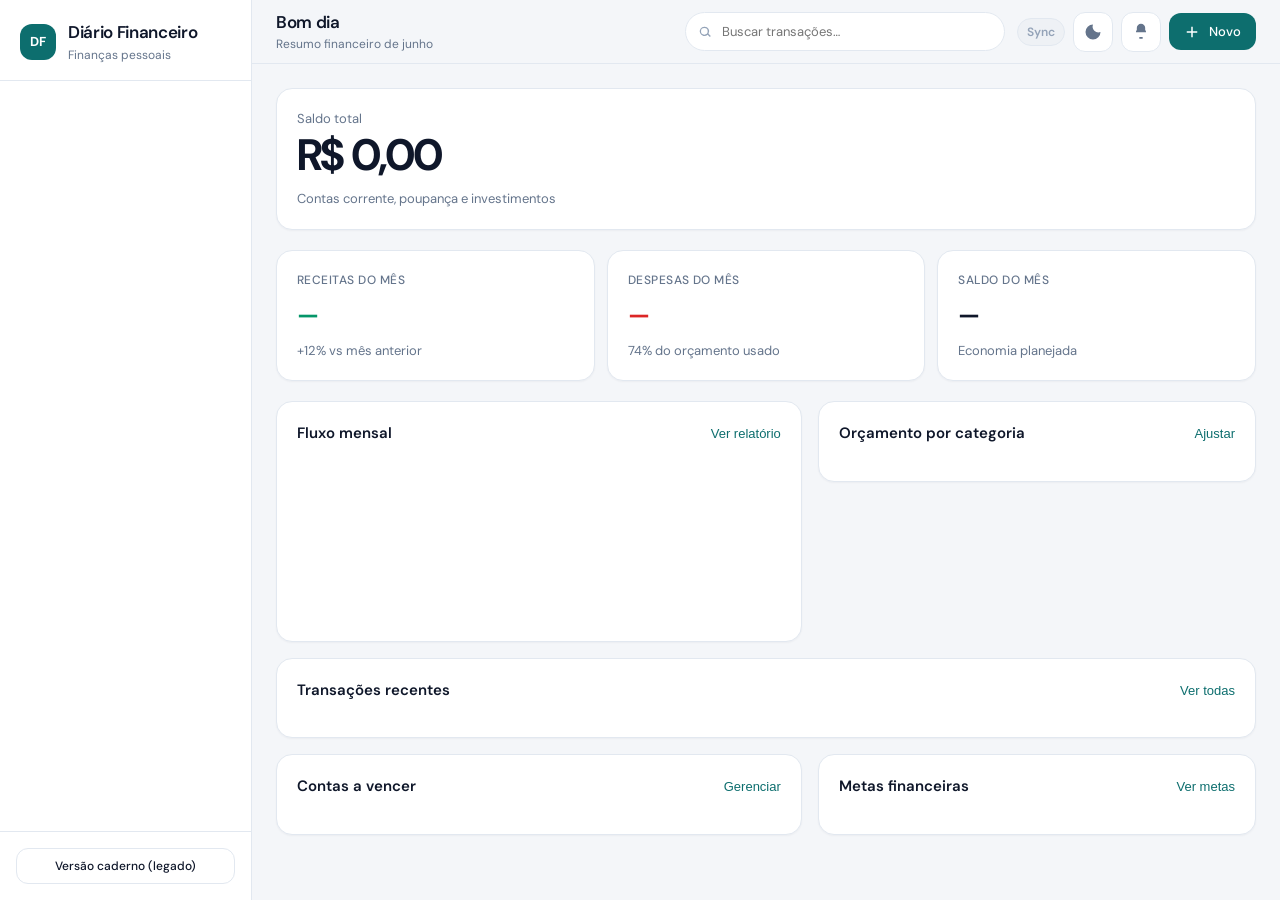
<file: index.html>
<!DOCTYPE html>
<html lang="pt-BR" data-theme="light">
<head>
  <meta charset="UTF-8" />
  <meta name="viewport" content="width=device-width, initial-scale=1.0, viewport-fit=cover" />
  <meta name="description" content="Diário Financeiro — finanças pessoais com visual fintech premium" />
  <meta name="theme-color" content="#0d6e6e" />
  <meta name="apple-mobile-web-app-capable" content="yes" />
  <meta name="apple-mobile-web-app-title" content="Diário Financeiro" />
  <link rel="manifest" href="manifest.webmanifest" />
  <link rel="icon" href="icons/icon.svg" type="image/svg+xml" />
  <link rel="apple-touch-icon" href="icons/icon.svg" />
  <title>Diário Financeiro</title>
  <link rel="preconnect" href="https://fonts.googleapis.com" />
  <link rel="preconnect" href="https://fonts.gstatic.com" crossorigin />
  <link href="https://fonts.googleapis.com/css2?family=DM+Sans:ital,opsz,wght@0,9..40,400;0,9..40,500;0,9..40,600;0,9..40,700;1,9..40,400&display=swap" rel="stylesheet" />
  <link rel="stylesheet" href="./css/tokens.css" />
  <link rel="stylesheet" href="./css/app.css" />
</head>
<body>
  <div id="bootErro" class="boot-erro" hidden role="alert"></div>

  <script>
    (function () {
      if (location.protocol !== 'file:') return;
      var el = document.getElementById('bootErro');
      if (el) {
        el.hidden = false;
        el.innerHTML = 'Abra via <strong>Iniciar-Diario-Financeiro.bat</strong> → <a href="http://127.0.0.1:8790/" style="color:#ffe082">http://127.0.0.1:8790/</a>. Versão legada: <a href="./index-legado.html" style="color:#ffe082">index-legado.html</a>.';
      }
    })();
  </script>

  <div class="app-shell">
    <!-- Sidebar desktop -->
    <aside class="sidebar" aria-label="Navegação principal">
      <div class="sidebar__brand">
        <div class="sidebar__logo" aria-hidden="true">DF</div>
        <div>
          <h1 class="sidebar__title">Diário Financeiro</h1>
          <p class="sidebar__subtitle">Finanças pessoais</p>
        </div>
      </div>
      <nav class="sidebar__nav">
        <ul class="nav-list" id="sidebarNav"></ul>
      </nav>
      <div class="sidebar__footer">
        <a href="./index-legado.html" class="btn btn--ghost" style="width:100%;text-decoration:none;justify-content:center;font-size:var(--text-xs)">Versão caderno (legado)</a>
      </div>
    </aside>

    <div class="main">
      <header class="topbar">
        <div class="topbar__greeting">
          <h1 id="topbarGreeting">Bom dia</h1>
          <p id="pageSubtitle">Resumo financeiro de junho</p>
        </div>
        <div class="topbar__search">
          <svg viewBox="0 0 24 24" aria-hidden="true"><path d="M11 4a7 7 0 1 0 4.9 12.1l3.4 3.4 1.4-1.4-3.4-3.4A7 7 0 0 0 11 4zm0 2a5 5 0 1 1 0 10 5 5 0 0 1 0-10z" fill="currentColor"/></svg>
          <input type="search" id="globalSearch" placeholder="Buscar transações…" aria-label="Buscar" autocomplete="off" />
        </div>
        <div class="topbar__actions">
          <span class="sync-chip sync-chip--off" id="syncChip" title="Sincronização nuvem">Sync</span>
          <button type="button" class="btn btn--icon" id="btnTheme" aria-label="Alternar tema escuro" aria-pressed="false">
            <svg viewBox="0 0 24 24"><path d="M12 3a9 9 0 1 0 9 9 7 7 0 0 1-9-9z" fill="currentColor"/></svg>
          </button>
          <button type="button" class="btn btn--icon" aria-label="Notificações">
            <svg viewBox="0 0 24 24"><path d="M12 2a5 5 0 0 0-5 5v2.3l-1 2v1h12v-1l-1-2V7a5 5 0 0 0-5-5zm-2 16h4v2h-4v-2z" fill="currentColor"/></svg>
          </button>
          <button type="button" class="btn btn--primary" id="btnNovo">
            <svg viewBox="0 0 24 24" width="18" height="18"><path d="M11 5h2v6h6v2h-6v6h-2v-6H5v-2h6V5z" fill="currentColor"/></svg>
            <span class="hide-mobile">Novo</span>
          </button>
        </div>
      </header>

      <!-- 1. Dashboard -->
      <section id="view-dashboard" class="view is-active" aria-label="Dashboard">
        <div class="view__inner">
          <div class="dash-hero card">
            <p class="dash-hero__label">Saldo total</p>
            <p class="dash-hero__balance" id="dashBalance">R$ 0,00</p>
            <p class="dash-hero__label">Contas corrente, poupança e investimentos</p>
          </div>

          <div class="dash-stats">
            <article class="card stat-card">
              <p class="card__label">Receitas do mês</p>
              <p class="card__value stat-card__value--positive" id="statIncome">—</p>
              <p class="card__meta">+12% vs mês anterior</p>
            </article>
            <article class="card stat-card">
              <p class="card__label">Despesas do mês</p>
              <p class="card__value stat-card__value--negative" id="statExpense">—</p>
              <p class="card__meta">74% do orçamento usado</p>
            </article>
            <article class="card stat-card">
              <p class="card__label">Saldo do mês</p>
              <p class="card__value" id="statSavings">—</p>
              <p class="card__meta">Economia planejada</p>
            </article>
          </div>

          <div class="dash-grid">
            <article class="card">
              <div class="card__head">
                <h3>Fluxo mensal</h3>
                <button type="button" class="link" data-go="relatorios">Ver relatório</button>
              </div>
              <div class="chart-bars" id="chartBars" role="img" aria-label="Gráfico de fluxo dos últimos meses"></div>
            </article>

            <article class="card">
              <div class="card__head">
                <h3>Orçamento por categoria</h3>
                <button type="button" class="link" data-go="orcamentos">Ajustar</button>
              </div>
              <ul class="budget-list" id="budgetList"></ul>
            </article>

            <article class="card dash-grid__full">
              <div class="card__head">
                <h3>Transações recentes</h3>
                <button type="button" class="link" data-go="transacoes">Ver todas</button>
              </div>
              <ul class="tx-list" id="recentTxList"></ul>
            </article>

            <article class="card">
              <div class="card__head">
                <h3>Contas a vencer</h3>
                <button type="button" class="link" data-go="contas">Gerenciar</button>
              </div>
              <div id="billsList"></div>
            </article>

            <article class="card">
              <div class="card__head">
                <h3>Metas financeiras</h3>
                <button type="button" class="link" data-go="metas">Ver metas</button>
              </div>
              <div id="goalsList"></div>
            </article>
          </div>
        </div>
      </section>

      <!-- 2. Transações -->
      <section id="view-transacoes" class="view" aria-label="Transações">
        <div class="view__inner">
          <header class="page-header">
            <h2 id="pageTitle">Transações</h2>
            <p>Histórico completo de entradas e saídas</p>
          </header>
          <div class="card table-wrap">
            <table class="data-table">
              <thead>
                <tr>
                  <th>Data</th>
                  <th>Descrição</th>
                  <th>Categoria</th>
                  <th style="text-align:right">Valor</th>
                </tr>
              </thead>
              <tbody id="txTableBody"></tbody>
            </table>
          </div>
        </div>
      </section>

      <!-- 3. Orçamentos -->
      <section id="view-orcamentos" class="view" aria-label="Orçamentos">
        <div class="view__inner">
          <header class="page-header">
            <h2>Orçamentos</h2>
            <p>Defina limites mensais por categoria</p>
          </header>
          <div class="dash-stats" style="margin-bottom:var(--space-5)">
            <article class="card"><p class="card__label">Orçamento total</p><p class="card__value">R$ 4.950</p></article>
            <article class="card"><p class="card__label">Gasto atual</p><p class="card__value stat-card__value--negative">R$ 3.842</p></article>
            <article class="card"><p class="card__label">Disponível</p><p class="card__value stat-card__value--positive">R$ 1.108</p></article>
          </div>
          <article class="card">
            <ul class="budget-list" id="budgetListOrcamentos"></ul>
          </article>
        </div>
      </section>

      <!-- 4. Contas e cartões -->
      <section id="view-contas" class="view" aria-label="Contas e cartões">
        <div class="view__inner">
          <header class="page-header">
            <h2>Contas e cartões</h2>
            <p>Saldos, faturas e vencimentos</p>
          </header>
          <div class="dash-stats">
            <article class="card card--clickable"><p class="card__label">Nubank · Conta</p><p class="card__value">R$ 4.230,50</p><p class="card__meta">Atualizado hoje</p></article>
            <article class="card card--clickable"><p class="card__label">Itaú · Poupança</p><p class="card__value">R$ 8.616,82</p><p class="card__meta">Rendimento 0,5% a.m.</p></article>
            <article class="card card--clickable"><p class="card__label">Cartão · Fatura</p><p class="card__value stat-card__value--negative">R$ 1.842,00</p><p class="card__meta">Vence em 5 dias</p></article>
          </div>
        </div>
      </section>

      <!-- 5. Metas -->
      <section id="view-metas" class="view" aria-label="Metas">
        <div class="view__inner">
          <header class="page-header">
            <h2>Metas</h2>
            <p>Acompanhe seus objetivos financeiros</p>
          </header>
          <article class="card" id="goalsListFull"></article>
        </div>
      </section>

      <!-- 6. Relatórios -->
      <section id="view-relatorios" class="view" aria-label="Relatórios">
        <div class="view__inner">
          <header class="page-header">
            <h2>Relatórios</h2>
            <p>Exportações e análises do período</p>
          </header>
          <div class="dash-grid">
            <article class="card card--clickable"><h3 style="margin:0 0 var(--space-2)">Fluxo de caixa</h3><p style="margin:0;color:var(--text-secondary);font-size:var(--text-sm)">PDF · CSV · últimos 12 meses</p></article>
            <article class="card card--clickable"><h3 style="margin:0 0 var(--space-2)">Por categoria</h3><p style="margin:0;color:var(--text-secondary);font-size:var(--text-sm)">Comparativo mensal</p></article>
          </div>
        </div>
      </section>

      <!-- 7. Configurações -->
      <section id="view-configuracoes" class="view" aria-label="Configurações">
        <div class="view__inner">
          <header class="page-header">
            <h2>Configurações</h2>
            <p>Preferências e dados do app</p>
          </header>
          <div class="settings-group">
            <div class="settings-row">
              <div>
                <strong style="font-size:var(--text-sm)">Modo escuro</strong>
                <p style="margin:4px 0 0;font-size:var(--text-xs);color:var(--text-secondary)">Interface clara ou escura</p>
              </div>
              <button type="button" class="toggle" id="toggleDark" aria-label="Ativar modo escuro"></button>
            </div>
            <div class="settings-row">
              <div>
                <strong style="font-size:var(--text-sm)">Sync celular + notebook</strong>
                <p id="syncConfigText" style="margin:4px 0 0;font-size:var(--text-xs);color:var(--text-secondary)">Configure para os dados ficarem iguais em todos os aparelhos.</p>
              </div>
            </div>
            <div class="settings-row" style="gap:var(--space-2);flex-wrap:wrap">
              <button type="button" class="btn btn--ghost" id="btnSyncConfig">Configurar sync</button>
              <button type="button" class="btn btn--primary" id="btnSyncManual">Sincronizar agora</button>
            </div>
            <p class="sync-hint">Token em <a href="https://github.com/settings/tokens/new?scopes=gist&description=Diario%20Financeiro" target="_blank" rel="noopener">github.com/settings/tokens</a> (marque <strong>gist</strong>). O ID do Gist é opcional — o app pode criar a nuvem sozinho.</p>
            <div class="settings-row">
              <div>
                <strong style="font-size:var(--text-sm)">Sync automático</strong>
                <p style="margin:4px 0 0;font-size:var(--text-xs);color:var(--text-secondary)">Baixa ao abrir e envia após cada alteração</p>
              </div>
              <button type="button" class="toggle is-on" id="toggleSyncAuto" aria-label="Sync automático"></button>
            </div>
            <div class="settings-row">
              <div>
                <strong style="font-size:var(--text-sm)">Instalar como app</strong>
                <p style="margin:4px 0 0;font-size:var(--text-xs);color:var(--text-secondary)">Funciona sem outras ferramentas abertas</p>
              </div>
              <button type="button" class="btn btn--ghost" id="btnInstalar" hidden>Instalar</button>
            </div>
            <div class="settings-row card--clickable" id="btnExportar" role="button" tabindex="0">
              <div>
                <strong style="font-size:var(--text-sm)">Exportar backup</strong>
                <p style="margin:4px 0 0;font-size:var(--text-xs);color:var(--text-secondary)">JSON com todos os dados</p>
              </div>
              <span style="color:var(--accent)">→</span>
            </div>
            <div class="settings-row card--clickable" id="btnImportarRow" role="button" tabindex="0">
              <div>
                <strong style="font-size:var(--text-sm)">Importar backup</strong>
                <p style="margin:4px 0 0;font-size:var(--text-xs);color:var(--text-secondary)">Restaurar de arquivo JSON</p>
              </div>
              <input type="file" id="inputImportar" accept="application/json" hidden />
              <span style="color:var(--accent)">→</span>
            </div>
            <div class="settings-row card--clickable" id="btnRelatorio" role="button" tabindex="0">
              <div>
                <strong style="font-size:var(--text-sm)">Relatório PDF do mês</strong>
                <p style="margin:4px 0 0;font-size:var(--text-xs);color:var(--text-secondary)">Imprimir ou salvar PDF</p>
              </div>
              <span style="color:var(--accent)">→</span>
            </div>
            <div class="settings-row card--clickable">
              <div>
                <strong style="font-size:var(--text-sm)">Versão legado</strong>
                <p style="margin:4px 0 0;font-size:var(--text-xs);color:var(--text-secondary)">Caderno com receitas fixas e semana</p>
              </div>
              <a href="./index-legado.html" style="color:var(--accent);text-decoration:none">Abrir</a>
            </div>
          </div>
        </div>
      </section>
    </div>
  </div>

  <!-- Bottom nav mobile -->
  <nav class="bottom-nav" id="bottomNav" aria-label="Navegação inferior"></nav>

  <!-- Menu mobile (Contas, Relatórios, Config) -->
  <div class="menu-sheet" id="menuSheet" role="dialog" aria-modal="true" aria-label="Mais opções">
    <div class="menu-sheet__backdrop" id="menuSheetBackdrop"></div>
    <div class="menu-sheet__panel">
      <h3 style="margin:0 0 var(--space-4);font-size:var(--text-lg)">Mais</h3>
      <ul class="nav-list" id="menuSheetList"></ul>
    </div>
  </div>

  <div class="modal" id="modalSync" role="dialog" aria-modal="true" aria-labelledby="modalSyncTitle">
    <div class="modal__backdrop" id="modalSyncBackdrop"></div>
    <div class="modal__panel card">
      <div class="card__head">
        <h3 id="modalSyncTitle">Sync celular + notebook</h3>
        <button type="button" class="btn btn--ghost" id="btnSyncModalFechar">Fechar</button>
      </div>
      <p class="sync-hint" style="margin:0 0 var(--space-4)">Use o <strong>mesmo token e Gist</strong> no celular e no PC. Os dados ficam iguais automaticamente.</p>
      <form id="formSync" class="form-stack">
        <label>Token GitHub (gist)
          <input type="password" name="token" autocomplete="off" placeholder="ghp_…" />
        </label>
        <label>ID do Gist <span style="font-weight:400;color:var(--text-tertiary)">(opcional)</span>
          <input type="text" name="gistId" placeholder="Deixe vazio para criar nuvem nova" />
        </label>
        <button type="submit" class="btn btn--primary" style="width:100%">Salvar e sincronizar</button>
      </form>
      <p id="syncModalStatus" class="sync-modal-status" hidden></p>
    </div>
  </div>

  <div class="modal" id="modalNovo" role="dialog" aria-modal="true" aria-labelledby="modalNovoTitle">
    <div class="modal__backdrop" id="modalNovoBackdrop"></div>
    <div class="modal__panel card">
      <div class="card__head">
        <h3 id="modalNovoTitle">Novo lançamento</h3>
        <button type="button" class="btn btn--ghost" id="btnModalFechar">Fechar</button>
      </div>
      <form id="formNovoLanc" class="form-stack">
        <label>Data <input type="date" name="data" required /></label>
        <label>Tipo
          <select name="tipo" required>
            <option value="gasto">Despesa</option>
            <option value="receita">Receita</option>
          </select>
        </label>
        <label>Categoria
          <select name="categoria">
            <option value="mercado">Mercado</option>
            <option value="transporte">Transporte</option>
            <option value="casa">Casa / contas</option>
            <option value="lazer">Lazer</option>
            <option value="salario-extra">Salário / extra</option>
            <option value="outros-gasto">Outros gastos</option>
            <option value="outros-receita">Outras receitas</option>
          </select>
        </label>
        <label>Descrição <input type="text" name="descricao" required placeholder="Ex.: Supermercado" /></label>
        <label>Valor (R$) <input type="number" name="valor" min="0.01" step="0.01" required /></label>
        <button type="submit" class="btn btn--primary" style="width:100%">Salvar</button>
      </form>
    </div>
  </div>

  <div class="toast" id="toast" role="status" aria-live="polite"></div>

  <style>
    @media (max-width: 480px) {
      .hide-mobile { display: none; }
      .topbar__greeting p { display: none; }
      .sync-chip { display: none; }
    }
  </style>

  <script>window.__DIARIO_UI_SHELL__ = true;</script>
  <script src="./diario.js"></script>
  <script src="./app-shell.js" defer></script>
</body>
</html>
</file>
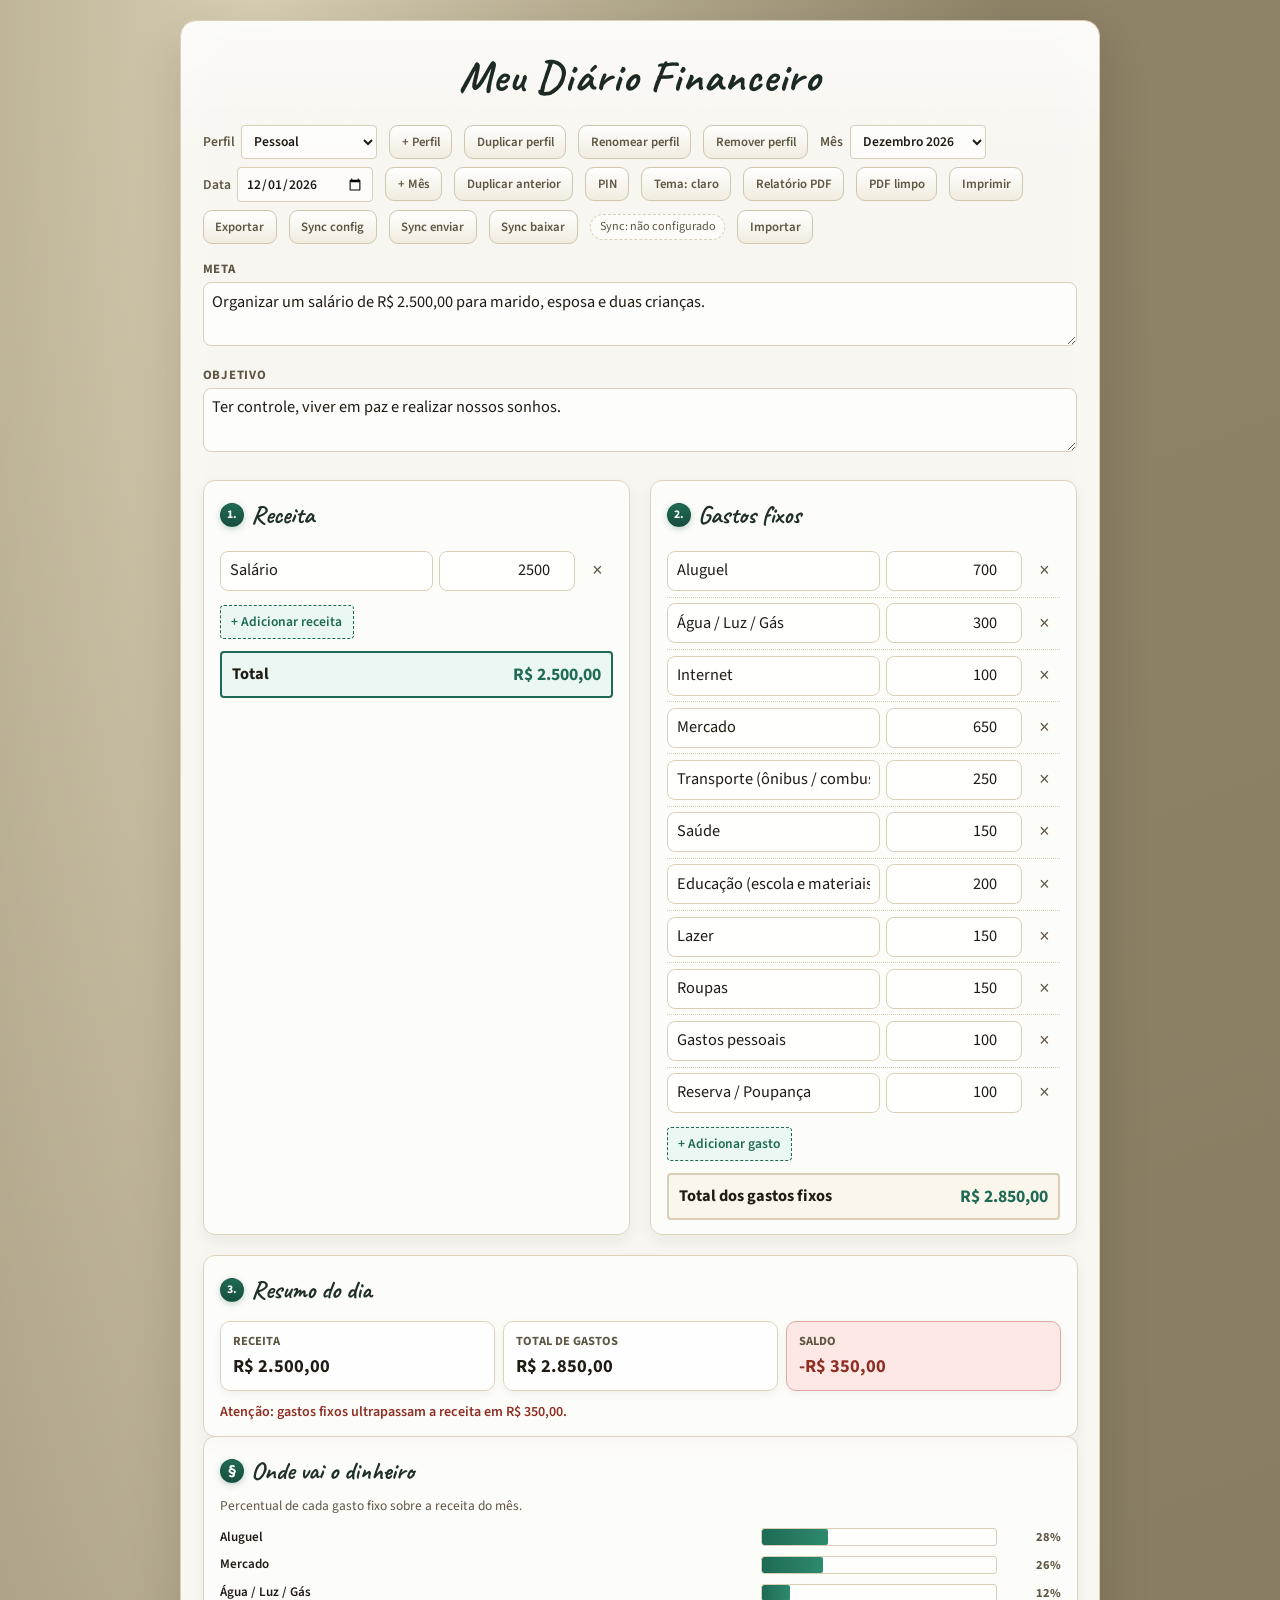
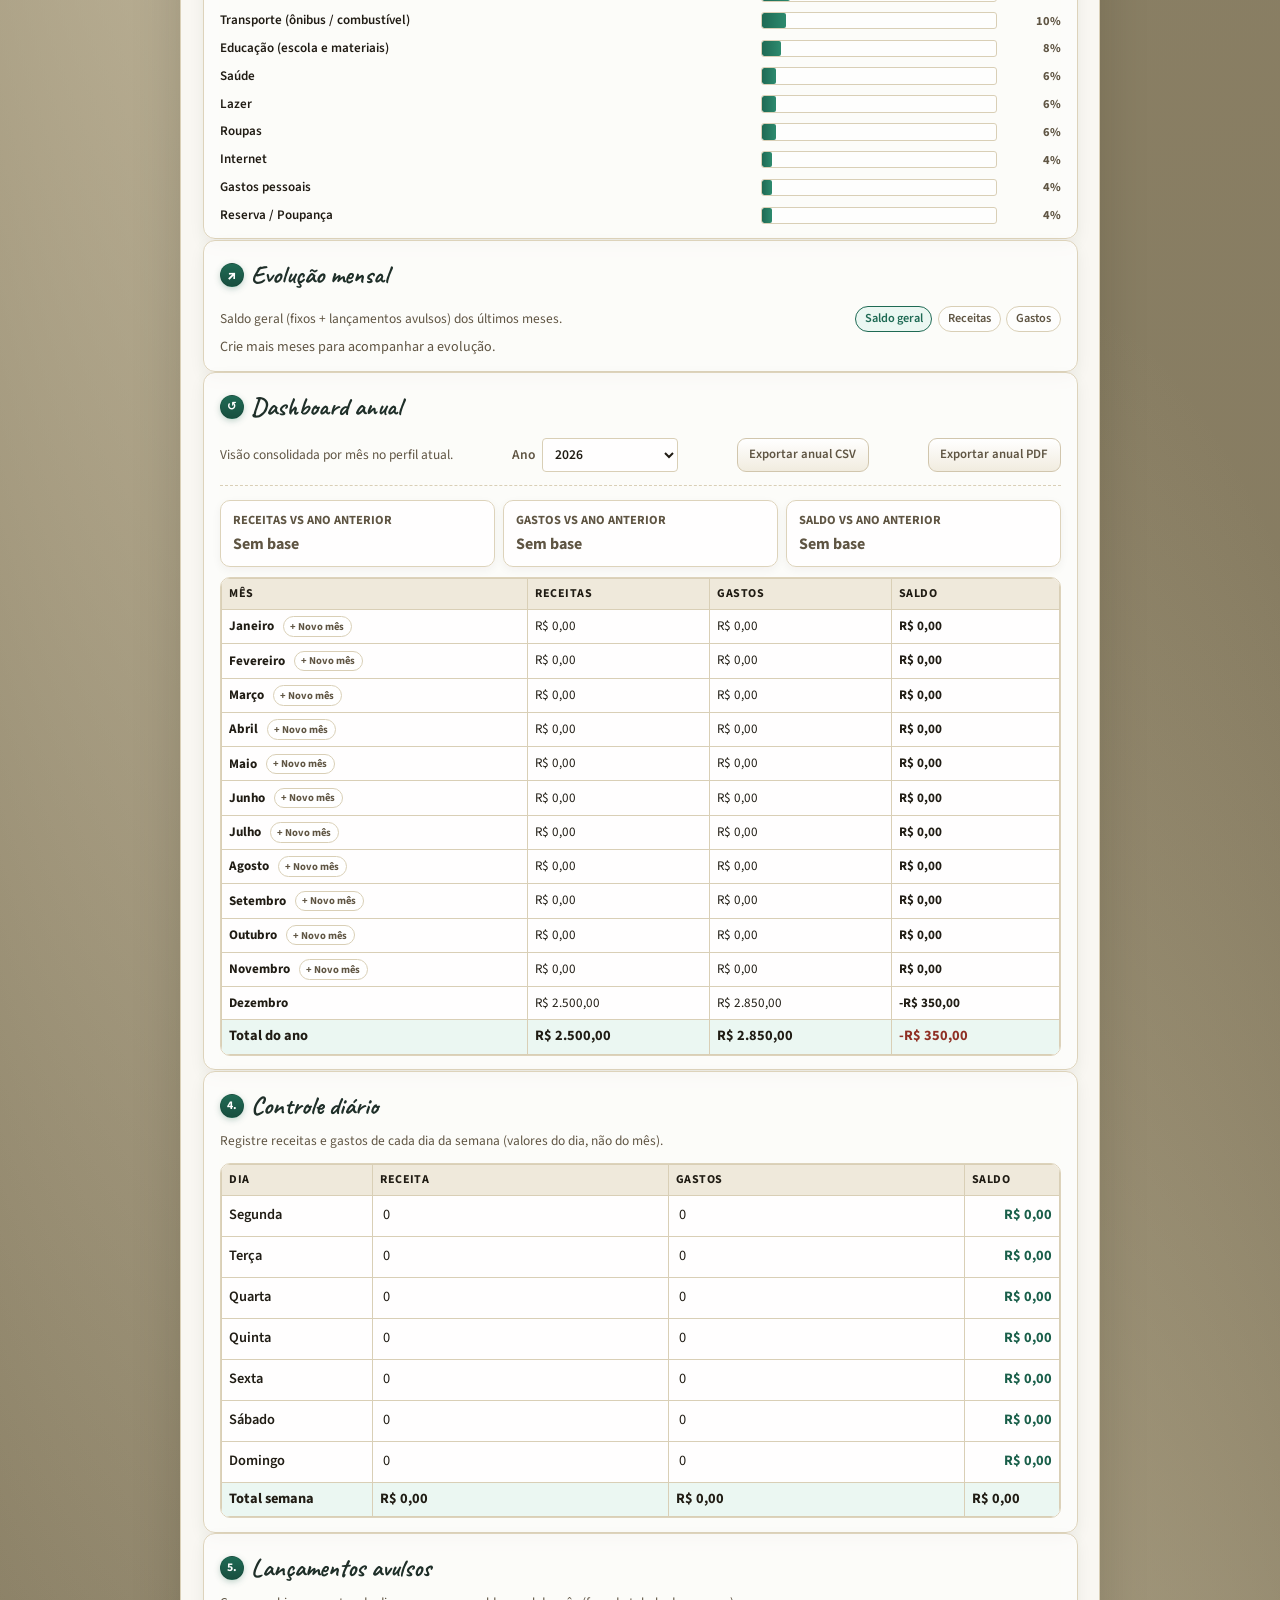
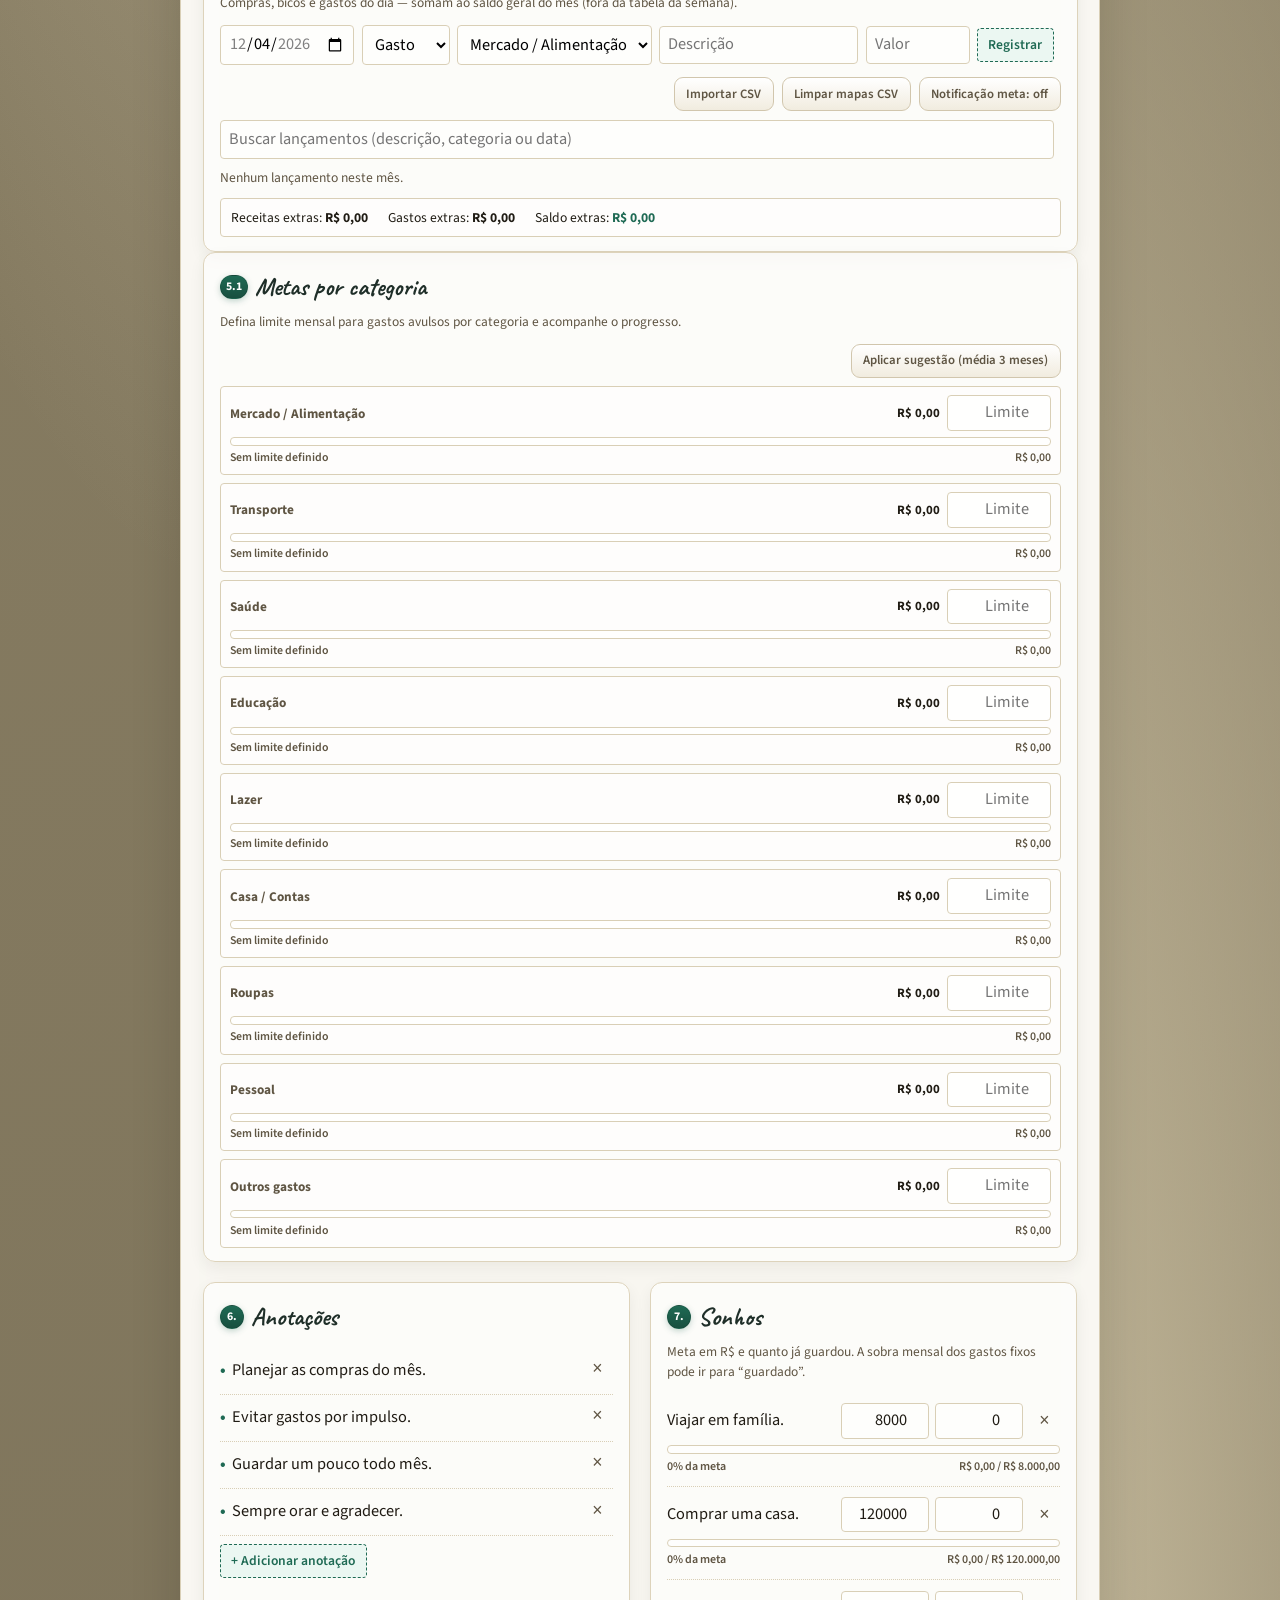
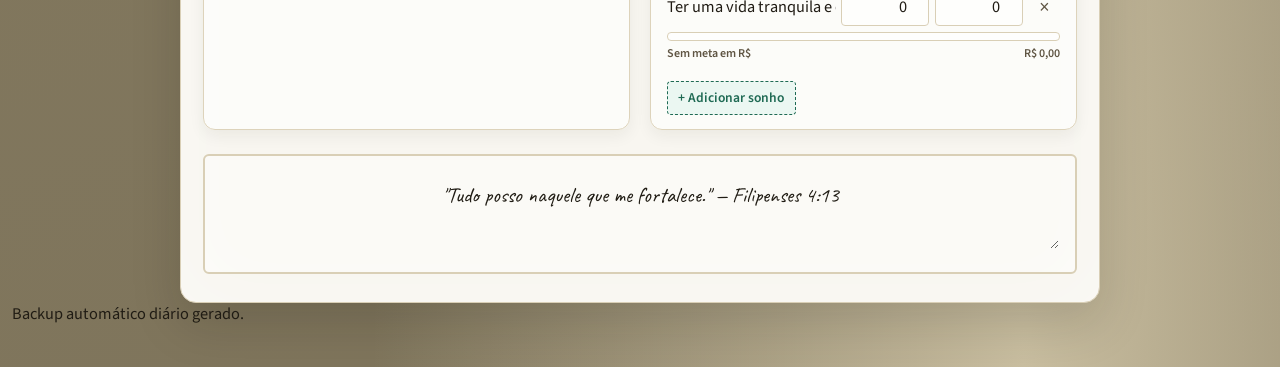
<file: index-legado.html>
<!DOCTYPE html>
<html lang="pt-BR">
<head>
  <meta charset="UTF-8" />
  <meta name="viewport" content="width=device-width, initial-scale=1.0" />
  <meta name="description" content="Meu Diário Financeiro — controle de receitas, gastos fixos e semana" />
  <meta name="theme-color" content="#1a5f4a" />
  <meta name="apple-mobile-web-app-capable" content="yes" />
  <meta name="apple-mobile-web-app-title" content="Diário Financeiro" />
  <link rel="manifest" href="manifest.webmanifest" />
  <link rel="icon" href="icons/icon.svg" type="image/svg+xml" />
  <link rel="apple-touch-icon" href="icons/icon.svg" />
  <title>Meu Diário Financeiro</title>
  <link rel="preconnect" href="https://fonts.googleapis.com" />
  <link rel="preconnect" href="https://fonts.gstatic.com" crossorigin />
  <link href="https://fonts.googleapis.com/css2?family=Caveat:wght@500;700&family=Source+Sans+3:wght@400;600;700&display=swap" rel="stylesheet" />
  <link rel="stylesheet" href="./diario.css" />
</head>
<body>
  <div id="bootErro" class="boot-erro" hidden role="alert"></div>
  <a class="skip-link" href="#mainContent">Pular para conteúdo</a>
  <div class="app">
    <header class="sheet-header">
      <h1>Meu Diário Financeiro</h1>
      <div class="header-meta">
        <label class="field-inline">
          <span>Perfil</span>
          <select id="selPerfil" aria-label="Selecionar perfil"></select>
        </label>
        <button type="button" class="btn-icon" id="btnNovoPerfil" title="Criar novo perfil">+ Perfil</button>
        <button type="button" class="btn-icon" id="btnDuplicarPerfil" title="Duplicar perfil atual">Duplicar perfil</button>
        <button type="button" class="btn-icon" id="btnRenomearPerfil" title="Renomear perfil atual">Renomear perfil</button>
        <button type="button" class="btn-icon" id="btnRemoverPerfil" title="Remover perfil atual">Remover perfil</button>
        <label class="field-inline">
          <span>Mês</span>
          <select id="selMes" aria-label="Selecionar mês"></select>
        </label>
        <label class="field-inline">
          <span>Data</span>
          <input type="date" id="dataRef" />
        </label>
        <button type="button" class="btn-icon" id="btnNovoMes" title="Criar próximo mês">+ Mês</button>
        <button type="button" class="btn-icon" id="btnDuplicarMes" title="Copiar gastos do mês anterior">Duplicar anterior</button>
        <button type="button" class="btn-icon" id="btnInstalar" hidden title="Instalar no celular">Instalar app</button>
        <button type="button" class="btn-icon" id="btnPin" title="Configurar bloqueio por PIN">PIN</button>
        <button type="button" class="btn-icon" id="btnTema" title="Alternar tema claro/escuro">Tema: claro</button>
        <button type="button" class="btn-icon" id="btnRelatorioPdf" title="Gerar relatório mensal em PDF">Relatório PDF</button>
        <button type="button" class="btn-icon" id="btnRelatorioPdfLimpo" title="Gerar relatório compacto em PDF">PDF limpo</button>
        <button type="button" class="btn-icon" id="btnImprimir" title="Imprimir ou salvar PDF">Imprimir</button>
        <button type="button" class="btn-icon" id="btnExportar" title="Exportar backup JSON">Exportar</button>
        <button type="button" class="btn-icon" id="btnSyncConfig" title="Configurar sincronização GitHub Gist">Sync config</button>
        <button type="button" class="btn-icon" id="btnSyncPush" title="Enviar backup para o Gist">Sync enviar</button>
        <button type="button" class="btn-icon" id="btnSyncPull" title="Baixar backup do Gist">Sync baixar</button>
        <span class="sync-status" id="syncStatus">Sync: não configurado</span>
        <label class="btn-icon btn-import">
          Importar
          <input type="file" id="inputImportar" accept="application/json" hidden />
        </label>
      </div>
      <div class="field-block">
        <label for="meta">Meta</label>
        <textarea id="meta" rows="2" placeholder="Ex.: Organizar um salário de R$ 2.500,00 para a família."></textarea>
      </div>
      <div class="field-block">
        <label for="objetivo">Objetivo</label>
        <textarea id="objetivo" rows="2" placeholder="Ex.: Ter controle, viver em paz e realizar nossos sonhos."></textarea>
      </div>
    </header>

    <main class="grid-main" id="mainContent">
      <section class="panel" aria-labelledby="titReceita">
        <h2 id="titReceita"><span class="num">1.</span> Receita</h2>
        <ul class="linhas" id="listaReceitas"></ul>
        <button type="button" class="btn-add" id="btnAddReceita">+ Adicionar receita</button>
        <div class="total-box">
          <span>Total</span>
          <strong id="totalReceita">R$ 0,00</strong>
        </div>
      </section>

      <section class="panel" aria-labelledby="titGastos">
        <h2 id="titGastos"><span class="num">2.</span> Gastos fixos</h2>
        <ul class="linhas" id="listaGastos"></ul>
        <button type="button" class="btn-add" id="btnAddGasto">+ Adicionar gasto</button>
        <div class="total-box gastos">
          <span>Total dos gastos fixos</span>
          <strong id="totalGastos">R$ 0,00</strong>
        </div>
      </section>
    </main>

    <section class="panel resumo" aria-labelledby="titResumo">
      <h2 id="titResumo"><span class="num">3.</span> Resumo do dia</h2>
      <div class="resumo-linhas">
        <div class="resumo-item">
          <span>Receita</span>
          <output id="resumoReceita">R$ 0,00</output>
        </div>
        <div class="resumo-item">
          <span>Total de gastos</span>
          <output id="resumoGastos">R$ 0,00</output>
        </div>
        <div class="resumo-item saldo" id="wrapSaldo">
          <span>Saldo</span>
          <output id="resumoSaldo">R$ 0,00</output>
        </div>
      </div>
      <div class="resumo-extras" id="wrapResumoExtras" hidden>
        <div class="resumo-item mini">
          <span>Extras (receitas)</span>
          <output id="extraReceitas">R$ 0,00</output>
        </div>
        <div class="resumo-item mini">
          <span>Extras (gastos)</span>
          <output id="extraGastos">R$ 0,00</output>
        </div>
        <div class="resumo-item mini saldo" id="wrapSaldoGeral">
          <span>Saldo geral do mês</span>
          <output id="saldoGeral">R$ 0,00</output>
        </div>
      </div>
      <p class="alerta-saldo" id="alertaSaldo" hidden></p>
    </section>

    <section class="panel grafico-panel" aria-labelledby="titGrafico">
      <h2 id="titGrafico"><span class="num">§</span> Onde vai o dinheiro</h2>
      <p class="panel-hint">Percentual de cada gasto fixo sobre a receita do mês.</p>
      <div class="grafico-barras" id="graficoBarras"></div>
      <p class="grafico-vazio" id="graficoVazio" hidden>Adicione receitas e gastos para ver o gráfico.</p>
    </section>

    <section class="panel evolucao-panel" aria-labelledby="titEvolucao">
      <h2 id="titEvolucao"><span class="num">↗</span> Evolução mensal</h2>
      <div class="evolucao-topo">
        <p class="panel-hint" id="evolucaoHint">Saldo geral (fixos + lançamentos avulsos) dos últimos meses.</p>
        <div class="evolucao-modos" id="evolucaoModos" role="tablist" aria-label="Tipo da evolução mensal">
          <button type="button" class="chip-filtro ativo" data-modo-evolucao="saldo">Saldo geral</button>
          <button type="button" class="chip-filtro" data-modo-evolucao="receita">Receitas</button>
          <button type="button" class="chip-filtro" data-modo-evolucao="gasto">Gastos</button>
        </div>
      </div>
      <div class="evolucao-barras" id="evolucaoBarras"></div>
      <p class="grafico-vazio" id="evolucaoVazio" hidden>Crie mais meses para acompanhar a evolução.</p>
    </section>

    <section class="panel" aria-labelledby="titPainelAnual">
      <h2 id="titPainelAnual"><span class="num">↺</span> Dashboard anual</h2>
      <div class="evolucao-topo">
        <p class="panel-hint">Visão consolidada por mês no perfil atual.</p>
        <label class="field-inline">
          <span>Ano</span>
          <select id="selAnoPainel" aria-label="Selecionar ano do dashboard"></select>
        </label>
        <button type="button" class="btn-icon" id="btnExportarAnualCsv">Exportar anual CSV</button>
        <button type="button" class="btn-icon" id="btnExportarAnualPdf">Exportar anual PDF</button>
      </div>
      <div class="resumo-extras" id="painelComparativoWrap">
        <div class="resumo-item mini">
          <span>Receitas vs ano anterior</span>
          <output id="anualCompRec">—</output>
        </div>
        <div class="resumo-item mini">
          <span>Gastos vs ano anterior</span>
          <output id="anualCompGasto">—</output>
        </div>
        <div class="resumo-item mini">
          <span>Saldo vs ano anterior</span>
          <output id="anualCompSaldo">—</output>
        </div>
      </div>
      <div class="table-wrap">
        <table class="controle-semana">
          <thead>
            <tr>
              <th>Mês</th>
              <th>Receitas</th>
              <th>Gastos</th>
              <th>Saldo</th>
            </tr>
          </thead>
          <tbody id="painelAnualBody"></tbody>
          <tfoot>
            <tr>
              <th>Total do ano</th>
              <td id="anualRec">R$ 0,00</td>
              <td id="anualGasto">R$ 0,00</td>
              <td id="anualSaldo">R$ 0,00</td>
            </tr>
          </tfoot>
        </table>
      </div>
      <p class="grafico-vazio" id="painelAnualVazio" hidden>Sem dados para este ano.</p>
    </section>

    <section class="panel" aria-labelledby="titControle">
      <h2 id="titControle"><span class="num">4.</span> Controle diário</h2>
      <p class="panel-hint">Registre receitas e gastos de cada dia da semana (valores do dia, não do mês).</p>
      <div class="table-wrap">
        <table class="controle-semana">
          <thead>
            <tr>
              <th>Dia</th>
              <th>Receita</th>
              <th>Gastos</th>
              <th>Saldo</th>
            </tr>
          </thead>
          <tbody id="corpoSemana"></tbody>
          <tfoot>
            <tr>
              <th>Total semana</th>
              <td id="semReceita">R$ 0,00</td>
              <td id="semGastos">R$ 0,00</td>
              <td id="semSaldo">R$ 0,00</td>
            </tr>
          </tfoot>
        </table>
      </div>
    </section>

    <section class="panel" aria-labelledby="titLancamentos">
      <h2 id="titLancamentos"><span class="num">5.</span> Lançamentos avulsos</h2>
      <p class="panel-hint">Compras, bicos e gastos do dia — somam ao saldo geral do mês (fora da tabela da semana).</p>
      <form class="form-lancamento" id="formLancamento">
        <input type="date" id="lancData" required />
        <select id="lancTipo" aria-label="Tipo">
          <option value="gasto">Gasto</option>
          <option value="receita">Receita</option>
        </select>
        <select id="lancCategoria" aria-label="Categoria"></select>
        <input type="text" id="lancDesc" placeholder="Descrição" required />
        <input type="number" id="lancValor" min="0.01" step="0.01" placeholder="Valor" required />
        <button type="submit" class="btn-add">Registrar</button>
      </form>
      <div class="lanc-acoes">
        <button type="button" class="btn-icon" id="btnImportarCsv">Importar CSV</button>
        <button type="button" class="btn-icon" id="btnLimparMapasCsv">Limpar mapas CSV</button>
        <button type="button" class="btn-icon" id="btnToggleNotifMeta">Notificação meta: off</button>
        <input type="file" id="inputImportarCsv" accept=".csv,text/csv" hidden />
      </div>
      <div class="lanc-busca-wrap">
        <input type="search" id="lancBusca" placeholder="Buscar lançamentos (descrição, categoria ou data)" aria-label="Buscar lançamentos" />
        <button type="button" class="btn-icon" id="btnLimparBusca" hidden>Limpar busca</button>
      </div>
      <div class="lanc-filtros" id="lancFiltros" hidden></div>
      <div class="resumo-categorias" id="resumoCategorias" hidden></div>
      <ul class="lista-lancamentos" id="listaLancamentos"></ul>
      <p class="lanc-vazio" id="lancVazio">Nenhum lançamento neste mês.</p>
      <div class="lanc-totais">
        <span>Receitas extras: <strong id="lancTotRec">R$ 0,00</strong></span>
        <span>Gastos extras: <strong id="lancTotGasto">R$ 0,00</strong></span>
        <span>Saldo extras: <strong id="lancSaldoExtra">R$ 0,00</strong></span>
      </div>
    </section>

    <section class="panel" aria-labelledby="titMetasCategorias">
      <h2 id="titMetasCategorias"><span class="num">5.1</span> Metas por categoria</h2>
      <p class="panel-hint">Defina limite mensal para gastos avulsos por categoria e acompanhe o progresso.</p>
      <div class="meta-acoes">
        <button type="button" class="btn-icon" id="btnSugerirMetas">Aplicar sugestão (média 3 meses)</button>
      </div>
      <ul class="metas-categorias" id="metasCategorias"></ul>
      <p class="meta-alerta" id="metaAlerta" hidden></p>
    </section>

    <div class="grid-bottom">
      <section class="panel" aria-labelledby="titAnotacoes">
        <h2 id="titAnotacoes"><span class="num">6.</span> Anotações</h2>
        <ul class="lista-texto" id="listaAnotacoes"></ul>
        <button type="button" class="btn-add" id="btnAddAnotacao">+ Adicionar anotação</button>
      </section>

      <section class="panel panel-sonhos" aria-labelledby="titSonhos">
        <h2 id="titSonhos"><span class="num">7.</span> Sonhos</h2>
        <p class="panel-hint">Meta em R$ e quanto já guardou. A sobra mensal dos gastos fixos pode ir para “guardado”.</p>
        <p class="sonho-sugestao" id="sonhoSugestao" hidden></p>
        <ul class="lista-sonhos" id="listaSonhos"></ul>
        <button type="button" class="btn-add" id="btnAddSonho">+ Adicionar sonho</button>
      </section>
    </div>

    <footer class="citacao">
      <label for="citacaoTexto" class="sr-only">Citação motivacional</label>
      <textarea id="citacaoTexto" rows="2" placeholder="Sua frase de inspiração para o mês…"></textarea>
    </footer>
  </div>

  <div class="pin-overlay" id="pinOverlay" hidden role="dialog" aria-modal="true" aria-labelledby="pinTitle">
    <div class="pin-card">
      <h2 id="pinTitle">Diário protegido</h2>
      <p>Digite seu PIN para continuar.</p>
      <input type="password" id="pinInput" inputmode="numeric" pattern="[0-9]*" maxlength="12" autocomplete="current-password" placeholder="PIN" />
      <button type="button" class="btn-icon" id="btnDesbloquearPin">Desbloquear</button>
      <p class="pin-erro" id="pinErro" hidden>PIN inválido.</p>
      <button type="button" class="btn-icon btn-link-pin" id="btnEsqueciPin">Esqueci o PIN (remove proteção)</button>
    </div>
  </div>

  <div class="pin-overlay" id="csvMapOverlay" hidden role="dialog" aria-modal="true" aria-labelledby="csvMapTitle">
    <div class="pin-card csv-map-card">
      <button type="button" class="btn-modal-close" id="btnCsvMapFechar" aria-label="Fechar importação CSV">×</button>
      <h2 id="csvMapTitle">Importar CSV: mapear colunas</h2>
      <p class="panel-hint">Confirme como as colunas do arquivo devem virar lançamentos.</p>
      <div class="csv-map-grid">
        <label>Data
          <select id="csvMapData"></select>
        </label>
        <label>Descrição
          <select id="csvMapDesc"></select>
        </label>
        <label>Valor
          <select id="csvMapValor"></select>
        </label>
        <label>Tipo
          <select id="csvMapTipo"></select>
        </label>
        <label>Categoria
          <select id="csvMapCategoria"></select>
        </label>
        <label>Entrada
          <select id="csvMapEntrada"></select>
        </label>
        <label>Saída
          <select id="csvMapSaida"></select>
        </label>
      </div>
      <p class="panel-hint" id="csvMapResumo"></p>
      <div class="pin-actions">
        <button type="button" class="btn-icon" id="btnCsvMapCancelar">Cancelar</button>
        <button type="button" class="btn-icon" id="btnCsvMapConfirmar">Importar</button>
      </div>
    </div>
  </div>

  <div class="toast" id="toast" role="status" aria-live="polite"></div>
  <script>
    (function () {
      if (location.protocol === 'file:') {
        var el = document.getElementById('bootErro');
        if (el) {
          el.hidden = false;
          el.innerHTML =
            'O app não funciona aberto direto do disco (file://). ' +
            'Use <strong>Iniciar-Diario-Financeiro.bat</strong> ou abra ' +
            '<a href="http://127.0.0.1:8790/">http://127.0.0.1:8790/</a>.';
        }
      }
    })();
  </script>
  <script src="./diario.js" defer></script>
</body>
</html>
</file>
<file: css/tokens.css>
/**
 * Design system — Diário Financeiro (fintech premium)
 * Neutros claros + teal como destaque. Modo claro/escuro.
 */
:root {
  color-scheme: light;

  /* Tipografia */
  --font-sans: "DM Sans", system-ui, -apple-system, "Segoe UI", sans-serif;
  --font-display: "DM Sans", var(--font-sans);
  --text-xs: 0.75rem;
  --text-sm: 0.8125rem;
  --text-base: 0.9375rem;
  --text-lg: 1.0625rem;
  --text-xl: 1.25rem;
  --text-2xl: 1.5rem;
  --text-3xl: 2rem;
  --leading-tight: 1.2;
  --leading-normal: 1.5;
  --weight-regular: 400;
  --weight-medium: 500;
  --weight-semibold: 600;
  --weight-bold: 700;

  /* Cores — neutros + teal */
  --bg: #f4f6f9;
  --bg-subtle: #eef1f5;
  --surface: #ffffff;
  --surface-hover: #f8fafc;
  --border: #e2e8f0;
  --border-strong: #cbd5e1;
  --text: #0f172a;
  --text-secondary: #64748b;
  --text-tertiary: #94a3b8;
  --accent: #0d6e6e;
  --accent-hover: #0a5c5c;
  --accent-muted: #e6f4f4;
  --accent-text: #ffffff;
  --positive: #059669;
  --positive-muted: #ecfdf5;
  --negative: #dc2626;
  --negative-muted: #fef2f2;
  --warning: #d97706;
  --warning-muted: #fffbeb;

  /* Espaçamento & forma */
  --space-1: 0.25rem;
  --space-2: 0.5rem;
  --space-3: 0.75rem;
  --space-4: 1rem;
  --space-5: 1.25rem;
  --space-6: 1.5rem;
  --space-8: 2rem;
  --radius-sm: 8px;
  --radius-md: 12px;
  --radius-lg: 16px;
  --radius-full: 999px;
  --shadow-xs: 0 1px 2px rgba(15, 23, 42, 0.04);
  --shadow-sm: 0 1px 3px rgba(15, 23, 42, 0.06), 0 1px 2px rgba(15, 23, 42, 0.04);
  --shadow-md: 0 4px 12px rgba(15, 23, 42, 0.08);
  --shadow-lg: 0 12px 32px rgba(15, 23, 42, 0.1);

  /* Layout */
  --sidebar-w: 252px;
  --header-h: 64px;
  --bottom-nav-h: 68px;
  --content-max: 1200px;
  --transition: 0.18s ease;
}

[data-theme="dark"] {
  color-scheme: dark;
  --bg: #0b1120;
  --bg-subtle: #111827;
  --surface: #151d2e;
  --surface-hover: #1a2438;
  --border: #243044;
  --border-strong: #334155;
  --text: #f1f5f9;
  --text-secondary: #94a3b8;
  --text-tertiary: #64748b;
  --accent: #2dd4bf;
  --accent-hover: #5eead4;
  --accent-muted: #134e4a;
  --accent-text: #042f2e;
  --positive: #34d399;
  --positive-muted: #064e3b;
  --negative: #f87171;
  --negative-muted: #450a0a;
  --warning: #fbbf24;
  --warning-muted: #422006;
  --shadow-xs: 0 1px 2px rgba(0, 0, 0, 0.2);
  --shadow-sm: 0 1px 3px rgba(0, 0, 0, 0.25);
  --shadow-md: 0 4px 12px rgba(0, 0, 0, 0.35);
  --shadow-lg: 0 12px 32px rgba(0, 0, 0, 0.45);
}
</file>
<file: css/app.css>
@import "./tokens.css";

*, *::before, *::after { box-sizing: border-box; }

html {
  font-size: 16px;
  -webkit-text-size-adjust: 100%;
}

body {
  margin: 0;
  font-family: var(--font-sans);
  font-size: var(--text-base);
  line-height: var(--leading-normal);
  color: var(--text);
  background: var(--bg);
  min-height: 100dvh;
}

[hidden] { display: none !important; }

/* —— App shell —— */
.app-shell {
  display: flex;
  min-height: 100dvh;
}

/* Sidebar (desktop) */
.sidebar {
  display: none;
  width: var(--sidebar-w);
  flex-shrink: 0;
  background: var(--surface);
  border-right: 1px solid var(--border);
  flex-direction: column;
  position: sticky;
  top: 0;
  height: 100dvh;
  z-index: 40;
}

.sidebar__brand {
  display: flex;
  align-items: center;
  gap: var(--space-3);
  padding: var(--space-5) var(--space-5) var(--space-4);
  border-bottom: 1px solid var(--border);
}

.sidebar__logo {
  width: 36px;
  height: 36px;
  border-radius: var(--radius-md);
  background: var(--accent);
  color: var(--accent-text);
  display: grid;
  place-items: center;
  font-weight: var(--weight-bold);
  font-size: var(--text-sm);
}

.sidebar__title {
  font-size: var(--text-lg);
  font-weight: var(--weight-semibold);
  margin: 0;
  letter-spacing: -0.02em;
}

.sidebar__subtitle {
  margin: 0;
  font-size: var(--text-xs);
  color: var(--text-secondary);
}

.sidebar__nav {
  flex: 1;
  padding: var(--space-3);
  overflow-y: auto;
}

.nav-list {
  list-style: none;
  margin: 0;
  padding: 0;
  display: flex;
  flex-direction: column;
  gap: 2px;
}

.nav-item__btn {
  width: 100%;
  display: flex;
  align-items: center;
  gap: var(--space-3);
  padding: 0.65rem 0.75rem;
  border: none;
  border-radius: var(--radius-md);
  background: transparent;
  color: var(--text-secondary);
  font: inherit;
  font-weight: var(--weight-medium);
  font-size: var(--text-sm);
  cursor: pointer;
  text-align: left;
  transition: background var(--transition), color var(--transition);
}

.nav-item__btn:hover {
  background: var(--surface-hover);
  color: var(--text);
}

.nav-item__btn.is-active {
  background: var(--accent-muted);
  color: var(--accent);
}

[data-theme="dark"] .nav-item__btn.is-active {
  color: var(--accent);
}

.nav-item__btn svg {
  width: 20px;
  height: 20px;
  flex-shrink: 0;
  opacity: 0.85;
}

.nav-item__btn.is-active svg { opacity: 1; }

.sidebar__footer {
  padding: var(--space-4);
  border-top: 1px solid var(--border);
}

/* Main */
.main {
  flex: 1;
  min-width: 0;
  display: flex;
  flex-direction: column;
  padding-bottom: var(--bottom-nav-h);
}

@media (min-width: 1024px) {
  .sidebar { display: flex; }
  .main { padding-bottom: 0; }
  .bottom-nav { display: none !important; }
}

/* Topbar */
.topbar {
  position: sticky;
  top: 0;
  z-index: 30;
  height: var(--header-h);
  display: flex;
  align-items: center;
  gap: var(--space-3);
  padding: 0 var(--space-4);
  background: color-mix(in srgb, var(--bg) 88%, transparent);
  backdrop-filter: blur(10px);
  border-bottom: 1px solid var(--border);
}

@media (min-width: 1024px) {
  .topbar { padding: 0 var(--space-6); }
}

.topbar__greeting {
  flex: 1;
  min-width: 0;
}

.topbar__greeting h1 {
  margin: 0;
  font-size: var(--text-lg);
  font-weight: var(--weight-semibold);
  letter-spacing: -0.02em;
  white-space: nowrap;
  overflow: hidden;
  text-overflow: ellipsis;
}

.topbar__greeting p {
  margin: 0;
  font-size: var(--text-xs);
  color: var(--text-secondary);
}

.topbar__search {
  display: none;
  flex: 1;
  max-width: 320px;
  position: relative;
}

@media (min-width: 640px) {
  .topbar__search { display: block; }
}

.topbar__search input {
  width: 100%;
  padding: 0.55rem 0.75rem 0.55rem 2.25rem;
  border: 1px solid var(--border);
  border-radius: var(--radius-full);
  background: var(--surface);
  color: var(--text);
  font: inherit;
  font-size: var(--text-sm);
  transition: border-color var(--transition), box-shadow var(--transition);
}

.topbar__search input:focus {
  outline: none;
  border-color: var(--accent);
  box-shadow: 0 0 0 3px color-mix(in srgb, var(--accent) 22%, transparent);
}

.topbar__search svg {
  position: absolute;
  left: 0.75rem;
  top: 50%;
  transform: translateY(-50%);
  width: 16px;
  height: 16px;
  color: var(--text-tertiary);
  pointer-events: none;
}

.topbar__actions {
  display: flex;
  align-items: center;
  gap: var(--space-2);
}

/* Buttons */
.btn {
  display: inline-flex;
  align-items: center;
  justify-content: center;
  gap: var(--space-2);
  padding: 0.5rem 0.85rem;
  border-radius: var(--radius-md);
  font: inherit;
  font-size: var(--text-sm);
  font-weight: var(--weight-medium);
  cursor: pointer;
  border: 1px solid transparent;
  transition: background var(--transition), color var(--transition), border-color var(--transition);
  white-space: nowrap;
}

.btn--primary {
  background: var(--accent);
  color: var(--accent-text);
}
[data-theme="dark"] .btn--primary { color: var(--accent-text); }

.btn--primary:hover { background: var(--accent-hover); }

.btn--ghost {
  background: var(--surface);
  border-color: var(--border);
  color: var(--text);
}
.btn--ghost:hover { background: var(--surface-hover); }

.btn--icon {
  width: 40px;
  height: 40px;
  padding: 0;
  border-radius: var(--radius-md);
  background: var(--surface);
  border: 1px solid var(--border);
  color: var(--text-secondary);
}
.btn--icon:hover { color: var(--text); background: var(--surface-hover); }

.btn--icon svg { width: 20px; height: 20px; }

/* Views */
.view {
  display: none;
  flex: 1;
  animation: fadeIn 0.22s ease;
}

.view.is-active { display: block; }

@keyframes fadeIn {
  from { opacity: 0; transform: translateY(4px); }
  to { opacity: 1; transform: translateY(0); }
}

.view__inner {
  max-width: var(--content-max);
  margin: 0 auto;
  padding: var(--space-4);
}

@media (min-width: 1024px) {
  .view__inner { padding: var(--space-6); }
}

.page-header {
  margin-bottom: var(--space-5);
}

.page-header h2 {
  margin: 0 0 var(--space-1);
  font-size: var(--text-2xl);
  font-weight: var(--weight-semibold);
  letter-spacing: -0.03em;
}

.page-header p {
  margin: 0;
  color: var(--text-secondary);
  font-size: var(--text-sm);
}

/* Cards */
.card {
  background: var(--surface);
  border: 1px solid var(--border);
  border-radius: var(--radius-lg);
  box-shadow: var(--shadow-xs);
  padding: var(--space-5);
}

.card--clickable {
  cursor: pointer;
  transition: box-shadow var(--transition), border-color var(--transition);
}
.card--clickable:hover {
  box-shadow: var(--shadow-sm);
  border-color: var(--border-strong);
}

.card__label {
  font-size: var(--text-xs);
  font-weight: var(--weight-medium);
  color: var(--text-secondary);
  text-transform: uppercase;
  letter-spacing: 0.04em;
  margin: 0 0 var(--space-2);
}

.card__value {
  font-size: var(--text-2xl);
  font-weight: var(--weight-bold);
  letter-spacing: -0.03em;
  margin: 0;
}

.card__meta {
  margin: var(--space-2) 0 0;
  font-size: var(--text-sm);
  color: var(--text-secondary);
}

/* Dashboard grid */
.dash-hero {
  margin-bottom: var(--space-5);
}

.dash-hero__balance {
  font-size: clamp(2rem, 5vw, 2.75rem);
  font-weight: var(--weight-bold);
  letter-spacing: -0.04em;
  margin: 0 0 var(--space-2);
  line-height: var(--leading-tight);
}

.dash-hero__label {
  font-size: var(--text-sm);
  color: var(--text-secondary);
  margin: 0;
}

.dash-stats {
  display: grid;
  grid-template-columns: 1fr;
  gap: var(--space-3);
  margin-bottom: var(--space-5);
}

@media (min-width: 640px) {
  .dash-stats { grid-template-columns: repeat(3, 1fr); }
}

.stat-card__value--positive { color: var(--positive); }
.stat-card__value--negative { color: var(--negative); }

.dash-grid {
  display: grid;
  gap: var(--space-4);
}

@media (min-width: 900px) {
  .dash-grid {
    grid-template-columns: 1.2fr 1fr;
    align-items: start;
  }
  .dash-grid__full { grid-column: 1 / -1; }
}

/* Chart */
.chart-bars {
  display: flex;
  align-items: flex-end;
  gap: var(--space-3);
  height: 160px;
  padding-top: var(--space-4);
}

.chart-bar {
  flex: 1;
  display: flex;
  flex-direction: column;
  align-items: center;
  gap: var(--space-2);
  min-width: 0;
}

.chart-bar__fill {
  width: 100%;
  max-width: 40px;
  border-radius: var(--radius-sm) var(--radius-sm) 0 0;
  background: var(--accent);
  min-height: 8px;
  transition: height 0.35s ease;
}

.chart-bar__label {
  font-size: var(--text-xs);
  color: var(--text-tertiary);
}

/* Budget bars */
.budget-list {
  list-style: none;
  margin: 0;
  padding: 0;
  display: flex;
  flex-direction: column;
  gap: var(--space-4);
}

.budget-item__head {
  display: flex;
  justify-content: space-between;
  align-items: baseline;
  margin-bottom: var(--space-2);
  font-size: var(--text-sm);
}

.budget-item__name { font-weight: var(--weight-medium); }
.budget-item__amount { color: var(--text-secondary); }

.progress {
  height: 6px;
  background: var(--bg-subtle);
  border-radius: var(--radius-full);
  overflow: hidden;
}

.progress__fill {
  height: 100%;
  background: var(--accent);
  border-radius: inherit;
  transition: width 0.4s ease;
}

.progress__fill--warn { background: var(--warning); }
.progress__fill--over { background: var(--negative); }

/* Transaction list */
.tx-list {
  list-style: none;
  margin: 0;
  padding: 0;
}

.tx-item {
  display: flex;
  align-items: center;
  gap: var(--space-3);
  padding: var(--space-3) 0;
  border-bottom: 1px solid var(--border);
  cursor: pointer;
  transition: background var(--transition);
}

.tx-item:last-child { border-bottom: none; }
.tx-item:hover { background: var(--surface-hover); margin: 0 calc(-1 * var(--space-3)); padding-left: var(--space-3); padding-right: var(--space-3); border-radius: var(--radius-md); }

.tx-item__icon {
  width: 40px;
  height: 40px;
  border-radius: var(--radius-md);
  background: var(--bg-subtle);
  display: grid;
  place-items: center;
  flex-shrink: 0;
  font-size: var(--text-lg);
}

.tx-item__body { flex: 1; min-width: 0; }
.tx-item__title {
  margin: 0;
  font-weight: var(--weight-medium);
  font-size: var(--text-sm);
  white-space: nowrap;
  overflow: hidden;
  text-overflow: ellipsis;
}
.tx-item__meta {
  margin: 2px 0 0;
  font-size: var(--text-xs);
  color: var(--text-secondary);
}
.tx-item__amount {
  font-weight: var(--weight-semibold);
  font-size: var(--text-sm);
  font-variant-numeric: tabular-nums;
}
.tx-item__amount--in { color: var(--positive); }
.tx-item__amount--out { color: var(--text); }

/* Bills due */
.bill-item {
  display: flex;
  align-items: center;
  justify-content: space-between;
  gap: var(--space-3);
  padding: var(--space-3) 0;
  border-bottom: 1px solid var(--border);
}
.bill-item:last-child { border-bottom: none; }

.badge {
  display: inline-block;
  padding: 0.15rem 0.5rem;
  border-radius: var(--radius-full);
  font-size: var(--text-xs);
  font-weight: var(--weight-medium);
}
.badge--due { background: var(--warning-muted); color: var(--warning); }
.badge--ok { background: var(--positive-muted); color: var(--positive); }

/* Goals */
.goal-item {
  padding: var(--space-4) 0;
  border-bottom: 1px solid var(--border);
}
.goal-item:last-child { border-bottom: none; }
.goal-item__head {
  display: flex;
  justify-content: space-between;
  margin-bottom: var(--space-2);
  font-size: var(--text-sm);
}
.goal-item__title { font-weight: var(--weight-medium); margin: 0; }

/* Section title in card */
.card__head {
  display: flex;
  align-items: center;
  justify-content: space-between;
  margin-bottom: var(--space-4);
}
.card__head h3 {
  margin: 0;
  font-size: var(--text-base);
  font-weight: var(--weight-semibold);
}
.card__head a, .card__head button.link {
  font-size: var(--text-sm);
  color: var(--accent);
  background: none;
  border: none;
  cursor: pointer;
  font-weight: var(--weight-medium);
  padding: 0;
}

/* Bottom nav (mobile) */
.bottom-nav {
  position: fixed;
  bottom: 0;
  left: 0;
  right: 0;
  height: var(--bottom-nav-h);
  background: var(--surface);
  border-top: 1px solid var(--border);
  display: flex;
  align-items: stretch;
  justify-content: space-around;
  padding: 0 var(--space-2);
  padding-bottom: env(safe-area-inset-bottom, 0);
  z-index: 50;
}

.bottom-nav__btn {
  flex: 1;
  max-width: 72px;
  display: flex;
  flex-direction: column;
  align-items: center;
  justify-content: center;
  gap: 2px;
  border: none;
  background: transparent;
  color: var(--text-tertiary);
  font: inherit;
  font-size: 0.625rem;
  font-weight: var(--weight-medium);
  cursor: pointer;
  padding: var(--space-2) 0;
  transition: color var(--transition);
}

.bottom-nav__btn svg { width: 22px; height: 22px; }
.bottom-nav__btn.is-active { color: var(--accent); }

/* Mobile menu sheet */
.menu-sheet {
  position: fixed;
  inset: 0;
  z-index: 60;
  pointer-events: none;
  opacity: 0;
  transition: opacity var(--transition);
}
.menu-sheet.is-open {
  pointer-events: auto;
  opacity: 1;
}
.menu-sheet__backdrop {
  position: absolute;
  inset: 0;
  background: rgba(15, 23, 42, 0.4);
}
.menu-sheet__panel {
  position: absolute;
  bottom: 0;
  left: 0;
  right: 0;
  background: var(--surface);
  border-radius: var(--radius-lg) var(--radius-lg) 0 0;
  padding: var(--space-4) var(--space-4) calc(var(--space-6) + env(safe-area-inset-bottom));
  transform: translateY(100%);
  transition: transform 0.28s ease;
  box-shadow: var(--shadow-lg);
}
.menu-sheet.is-open .menu-sheet__panel { transform: translateY(0); }

/* Placeholder views */
.empty-state {
  text-align: center;
  padding: var(--space-8) var(--space-4);
  color: var(--text-secondary);
}
.empty-state svg {
  width: 48px;
  height: 48px;
  margin-bottom: var(--space-4);
  opacity: 0.4;
}

.table-wrap { overflow-x: auto; }
.data-table {
  width: 100%;
  border-collapse: collapse;
  font-size: var(--text-sm);
}
.data-table th,
.data-table td {
  padding: var(--space-3) var(--space-4);
  text-align: left;
  border-bottom: 1px solid var(--border);
}
.data-table th {
  font-weight: var(--weight-medium);
  color: var(--text-secondary);
  font-size: var(--text-xs);
  text-transform: uppercase;
  letter-spacing: 0.04em;
}

.settings-group {
  display: flex;
  flex-direction: column;
  gap: var(--space-3);
}
.settings-row {
  display: flex;
  align-items: center;
  justify-content: space-between;
  padding: var(--space-4);
  background: var(--surface);
  border: 1px solid var(--border);
  border-radius: var(--radius-md);
}

.toggle {
  width: 44px;
  height: 24px;
  border-radius: var(--radius-full);
  background: var(--border-strong);
  border: none;
  cursor: pointer;
  position: relative;
  transition: background var(--transition);
}
.toggle.is-on { background: var(--accent); }
.toggle::after {
  content: "";
  position: absolute;
  top: 2px;
  left: 2px;
  width: 20px;
  height: 20px;
  border-radius: 50%;
  background: #fff;
  transition: transform var(--transition);
  box-shadow: var(--shadow-xs);
}
.toggle.is-on::after { transform: translateX(20px); }

.sync-chip {
  font-size: var(--text-xs);
  font-weight: var(--weight-semibold);
  padding: 0.25rem 0.55rem;
  border-radius: var(--radius-full);
  border: 1px solid var(--border);
}
.sync-chip--off { color: var(--text-tertiary); background: var(--bg-subtle); }
.sync-chip--ok { color: var(--positive); background: var(--positive-muted); border-color: transparent; }
.sync-chip--sync { color: var(--accent); background: var(--accent-muted); border-color: transparent; }
.sync-chip--err { color: var(--negative); background: var(--negative-muted); border-color: transparent; }

.toast {
  position: fixed;
  bottom: calc(var(--bottom-nav-h) + 0.75rem);
  left: 50%;
  transform: translateX(-50%) translateY(120%);
  background: var(--text);
  color: var(--surface);
  padding: 0.55rem 1rem;
  border-radius: var(--radius-md);
  font-size: var(--text-sm);
  font-weight: var(--weight-medium);
  opacity: 0;
  transition: transform 0.25s, opacity 0.25s;
  z-index: 120;
  pointer-events: none;
  max-width: min(92vw, 360px);
  text-align: center;
}
@media (min-width: 1024px) {
  .toast { bottom: 1.25rem; }
}
.toast.show {
  transform: translateX(-50%) translateY(0);
  opacity: 1;
}

.modal {
  position: fixed;
  inset: 0;
  z-index: 80;
  display: flex;
  align-items: flex-end;
  justify-content: center;
  pointer-events: none;
  opacity: 0;
  transition: opacity var(--transition);
}
.modal.is-open {
  pointer-events: auto;
  opacity: 1;
}
.modal__backdrop {
  position: absolute;
  inset: 0;
  background: rgba(15, 23, 42, 0.45);
}
.modal__panel {
  position: relative;
  width: min(440px, 100%);
  margin: var(--space-4);
  margin-bottom: calc(var(--space-4) + env(safe-area-inset-bottom));
  z-index: 1;
}
@media (min-width: 640px) {
  .modal { align-items: center; }
}
.form-stack {
  display: flex;
  flex-direction: column;
  gap: var(--space-3);
}
.form-stack label {
  display: flex;
  flex-direction: column;
  gap: var(--space-1);
  font-size: var(--text-sm);
  font-weight: var(--weight-medium);
  color: var(--text-secondary);
}
.form-stack input,
.form-stack select {
  padding: 0.55rem 0.65rem;
  border: 1px solid var(--border);
  border-radius: var(--radius-md);
  font: inherit;
  background: var(--surface);
  color: var(--text);
}

.sync-hint {
  font-size: var(--text-xs);
  color: var(--text-secondary);
  line-height: 1.45;
  margin: 0;
}
.sync-hint a { color: var(--accent); }

.sync-modal-status {
  margin: var(--space-3) 0 0;
  font-size: var(--text-sm);
  color: var(--text-secondary);
}
.sync-modal-status.ok { color: var(--positive); }
.sync-modal-status.err { color: var(--negative); }

.boot-erro {
  position: sticky;
  top: 0;
  z-index: 300;
  background: #8b1a1a;
  color: #fff;
  padding: 0.75rem 1rem;
  font-size: 0.92rem;
}
</file>
<file: diario.css>
:root {
  --papel: #f8f6f0;
  --papel-escuro: #efe9db;
  --linha: #d9cfb6;
  --tinta: #201c14;
  --tinta-suave: #5f5543;
  --destaque: #1f6a54;
  --destaque-claro: #ebf7f2;
  --alerta: #8f2f24;
  --alerta-fundo: #fde8e5;
  --positivo: #1a5f4a;
  --sombra: rgba(18, 16, 12, 0.16);
  --font-titulo: "Caveat", cursive;
  --font-corpo: "Source Sans 3", system-ui, sans-serif;
}

*,
*::before,
*::after {
  box-sizing: border-box;
}

body {
  margin: 0;
  min-height: 100vh;
  font-family: var(--font-corpo);
  font-size: 1.02rem;
  color: var(--tinta);
  background:
    radial-gradient(ellipse at 20% 0%, #d8ceb3 0%, transparent 52%),
    radial-gradient(ellipse at 80% 100%, #c9bea0 0%, transparent 45%),
    linear-gradient(160deg, #8f8468 0%, #7e745b 100%);
  line-height: 1.45;
  padding: 1.25rem 0.75rem 2.5rem;
  -webkit-font-smoothing: antialiased;
  text-rendering: optimizeLegibility;
}

.skip-link {
  position: absolute;
  left: 0.75rem;
  top: -3rem;
  z-index: 400;
  background: var(--tinta);
  color: #fff;
  padding: 0.45rem 0.65rem;
  border-radius: 6px;
  text-decoration: none;
  font-weight: 700;
}

.skip-link:focus {
  top: 0.75rem;
}

.app {
  max-width: 920px;
  margin: 0 auto;
  background: var(--papel);
  border: 1px solid #d9cfb6;
  border-radius: 16px;
  box-shadow:
    0 20px 50px var(--sombra),
    inset 0 0 80px rgba(255, 255, 255, 0.38);
  padding: 1.5rem 1.35rem 1.75rem;
  background-image: linear-gradient(180deg, rgba(255, 255, 255, 0.45), transparent 140px);
}

.sheet-header h1 {
  font-family: var(--font-titulo);
  font-size: clamp(2rem, 6vw, 2.75rem);
  font-weight: 700;
  text-align: center;
  margin: 0 0 1rem;
  color: #1d2a24;
  text-shadow: 0 1px 0 rgba(255, 255, 255, 0.8);
  letter-spacing: 0.02em;
}

.header-meta {
  display: flex;
  flex-wrap: wrap;
  gap: 0.5rem 0.75rem;
  align-items: center;
  margin-bottom: 1rem;
}

.field-inline {
  display: flex;
  align-items: center;
  gap: 0.4rem;
  font-size: 0.85rem;
  font-weight: 600;
  color: var(--tinta-suave);
}

.field-inline input[type="date"],
.field-inline select {
  border: 1px solid #d9cfb6;
  background: rgba(255, 255, 255, 0.72);
  padding: 0.35rem 0.5rem;
  border-radius: 4px;
  font: inherit;
  color: var(--tinta);
  min-width: 8.5rem;
}

.field-inline select {
  cursor: pointer;
}

.sync-status {
  font-size: 0.76rem;
  color: var(--tinta-suave);
  border: 1px dashed var(--linha);
  border-radius: 999px;
  padding: 0.2rem 0.55rem;
  background: rgba(255, 255, 255, 0.5);
}

.field-block {
  margin-bottom: 0.75rem;
}

.field-block label {
  display: block;
  font-size: 0.8rem;
  font-weight: 700;
  text-transform: uppercase;
  letter-spacing: 0.06em;
  color: var(--tinta-suave);
  margin-bottom: 0.25rem;
}

textarea,
input[type="text"],
input[type="number"] {
  width: 100%;
  font: inherit;
  color: var(--tinta);
  border: 1px solid #d9cfb6;
  border-radius: 8px;
  background: rgba(255, 255, 255, 0.78);
  padding: 0.45rem 0.55rem;
}

textarea:focus,
input:focus {
  outline: 2px solid var(--destaque);
  outline-offset: 1px;
}

.grid-main {
  display: grid;
  gap: 1.25rem;
  margin-top: 1.25rem;
}

@media (min-width: 720px) {
  .grid-main {
    grid-template-columns: 1fr 1fr;
  }
}

.panel {
  background: rgba(255, 255, 255, 0.62);
  border: 1px solid #ddd3bb;
  border-radius: 12px;
  padding: 1rem 1rem 0.85rem;
  box-shadow: 0 6px 16px rgba(32, 28, 20, 0.06);
  animation: panelIn 0.45s ease both;
  transform-origin: top center;
  transition: transform 0.2s ease, box-shadow 0.2s ease, border-color 0.2s ease;
}

.panel:hover {
  transform: translateY(-2px);
  box-shadow: 0 10px 24px rgba(32, 28, 20, 0.1);
  border-color: #d2c7ae;
}

.panel h2 {
  font-family: var(--font-titulo);
  font-size: 1.58rem;
  font-weight: 700;
  margin: 0 0 0.75rem;
  color: #1f2f29;
  display: flex;
  align-items: center;
  gap: 0.45rem;
}

.panel h2 .num {
  color: #fff;
  background: linear-gradient(180deg, var(--destaque), #184f3f);
  border: 1px solid rgba(0, 0, 0, 0.08);
  border-radius: 999px;
  min-width: 1.5rem;
  height: 1.5rem;
  display: inline-flex;
  align-items: center;
  justify-content: center;
  font-family: var(--font-corpo);
  font-size: 0.74rem;
  line-height: 1;
  padding: 0 0.32rem;
  box-shadow: 0 2px 6px rgba(31, 106, 84, 0.28);
}

.panel-hint {
  font-size: 0.84rem;
  color: var(--tinta-suave);
  margin: -0.35rem 0 0.75rem;
}

.linhas {
  list-style: none;
  margin: 0;
  padding: 0;
}

.linha-item {
  display: grid;
  grid-template-columns: 1fr minmax(6.5rem, 8.5rem) 2rem;
  gap: 0.4rem;
  align-items: center;
  padding: 0.35rem 0;
  border-bottom: 1px dotted var(--linha);
}

.linha-item:last-child {
  border-bottom: none;
}

.linha-item input[type="text"] {
  min-width: 0;
}

.linha-item input[type="number"] {
  text-align: right;
}

.btn-remove {
  width: 2rem;
  height: 2rem;
  border: none;
  background: transparent;
  color: var(--tinta-suave);
  cursor: pointer;
  border-radius: 4px;
  font-size: 1.1rem;
  line-height: 1;
}

.btn-remove:hover {
  background: var(--alerta-fundo);
  color: var(--alerta);
}

.btn-add {
  margin-top: 0.5rem;
  padding: 0.4rem 0.65rem;
  font: inherit;
  font-size: 0.85rem;
  font-weight: 600;
  color: var(--destaque);
  background: var(--destaque-claro);
  border: 1px dashed var(--destaque);
  border-radius: 4px;
  cursor: pointer;
}

.btn-add:hover {
  background: #d4ebe3;
}

.total-box {
  display: flex;
  justify-content: space-between;
  align-items: center;
  margin-top: 0.75rem;
  padding: 0.55rem 0.65rem;
  background: var(--destaque-claro);
  border: 2px solid var(--destaque);
  border-radius: 4px;
  font-weight: 700;
}

.total-box.gastos {
  background: #faf6eb;
  border-color: var(--linha);
}

.total-box strong {
  font-size: 1.1rem;
  color: var(--destaque);
}

.resumo {
  margin-top: 1.25rem;
}

.resumo-linhas {
  display: grid;
  gap: 0.5rem;
}

@media (min-width: 520px) {
  .resumo-linhas {
    grid-template-columns: repeat(3, 1fr);
  }
}

.resumo-item {
  padding: 0.65rem 0.75rem;
  background: rgba(255, 255, 255, 0.72);
  border: 1px solid #ddd3bb;
  border-radius: 10px;
  box-shadow: 0 3px 10px rgba(32, 28, 20, 0.05);
  transition: transform 0.18s ease, box-shadow 0.18s ease;
}

.resumo-item:hover {
  transform: translateY(-1px);
  box-shadow: 0 8px 16px rgba(32, 28, 20, 0.08);
}

.resumo-item span {
  display: block;
  font-size: 0.78rem;
  font-weight: 700;
  text-transform: uppercase;
  color: var(--tinta-suave);
  margin-bottom: 0.2rem;
}

.resumo-item output {
  font-size: 1.15rem;
  font-weight: 700;
  display: block;
}

.resumo-item.saldo output {
  color: var(--positivo);
}

.resumo-item.saldo.negativo output {
  color: var(--alerta);
}

.resumo-item.saldo.negativo {
  background: var(--alerta-fundo);
  border-color: #e0a8a0;
}

.resumo-extras {
  display: grid;
  gap: 0.5rem;
  margin-top: 0.85rem;
  padding-top: 0.85rem;
  border-top: 1px dashed var(--linha);
}

@media (min-width: 520px) {
  .resumo-extras {
    grid-template-columns: repeat(3, 1fr);
  }
}

.resumo-item.mini output {
  font-size: 1rem;
}

.resumo-extras .resumo-item.saldo.negativo output {
  color: var(--alerta);
}

.alerta-saldo {
  margin: 0.65rem 0 0;
  font-size: 0.88rem;
  color: var(--alerta);
  font-weight: 600;
}

.table-wrap {
  overflow-x: auto;
  border: 1px solid #ddd3bb;
  border-radius: 10px;
  background: rgba(255, 255, 255, 0.72);
}

.controle-semana {
  width: 100%;
  border-collapse: collapse;
  font-size: 0.9rem;
}

.controle-semana th,
.controle-semana td {
  border: 1px solid var(--linha);
  padding: 0.4rem 0.45rem;
  text-align: left;
}

.controle-semana thead th {
  background: var(--papel-escuro);
  font-size: 0.75rem;
  text-transform: uppercase;
  letter-spacing: 0.04em;
}

.controle-semana tbody td:first-child {
  font-weight: 600;
  white-space: nowrap;
}

.controle-semana input[type="number"] {
  width: 100%;
  min-width: 4.5rem;
  border: none;
  background: transparent;
  padding: 0.2rem;
}

.controle-semana input[type="number"]:focus {
  background: #fff;
}

.controle-semana .cel-saldo {
  font-weight: 700;
  text-align: right;
  color: var(--positivo);
}

.controle-semana .cel-saldo.neg {
  color: var(--alerta);
}

.controle-semana tfoot th,
.controle-semana tfoot td {
  background: var(--destaque-claro);
  font-weight: 700;
}

.grid-bottom {
  display: grid;
  gap: 1.25rem;
  margin-top: 1.25rem;
}

@media (min-width: 620px) {
  .grid-bottom {
    grid-template-columns: 1fr 1fr;
  }
}

.lista-texto {
  list-style: none;
  margin: 0;
  padding: 0;
}

.lista-texto li {
  display: flex;
  gap: 0.35rem;
  align-items: flex-start;
  padding: 0.35rem 0;
  border-bottom: 1px dotted var(--linha);
}

.lista-texto li::before {
  content: "•";
  color: var(--destaque);
  font-weight: 700;
  flex-shrink: 0;
  margin-top: 0.35rem;
}

.lista-texto input {
  flex: 1;
  border: none;
  background: transparent;
  padding: 0.35rem 0;
}

.lista-texto input:focus {
  background: rgba(255, 255, 255, 0.6);
  border-radius: 4px;
}

.form-lancamento {
  display: grid;
  gap: 0.45rem;
  margin-bottom: 0.75rem;
}

@media (min-width: 640px) {
  .form-lancamento {
    grid-template-columns: auto auto auto 1fr 6.5rem auto auto;
    align-items: center;
  }
}

.form-lancamento input,
.form-lancamento select {
  width: 100%;
  font: inherit;
  padding: 0.4rem 0.5rem;
  border: 1px solid var(--linha);
  border-radius: 4px;
  background: rgba(255, 255, 255, 0.5);
}

.form-lancamento button {
  margin: 0;
}

.lanc-acoes {
  display: flex;
  justify-content: flex-end;
  gap: 0.5rem;
  margin: 0 0 0.55rem;
}

.pin-card.csv-map-card {
  width: min(680px, 94vw);
  max-height: min(88vh, 820px);
  overflow: auto;
  border-radius: 14px;
  padding: 1.1rem 1.05rem 0.95rem;
  background: linear-gradient(180deg, rgba(255, 255, 255, 0.94), rgba(250, 248, 242, 0.92));
  border: 1px solid #d8cdb5;
  box-shadow: 0 20px 40px rgba(0, 0, 0, 0.24);
}

.btn-modal-close {
  position: sticky;
  top: 0;
  float: right;
  width: 2rem;
  height: 2rem;
  border: 1px solid #d6cbb3;
  border-radius: 999px;
  background: rgba(255, 255, 255, 0.95);
  color: var(--tinta-suave);
  font-size: 1.1rem;
  line-height: 1;
  cursor: pointer;
}

.btn-modal-close:hover {
  border-color: var(--destaque);
  color: var(--destaque);
}

.csv-map-grid {
  display: grid;
  gap: 0.6rem 0.7rem;
  margin: 0.72rem 0 0.72rem;
  grid-template-columns: 1fr;
}

.csv-map-grid label {
  display: grid;
  gap: 0.28rem;
  font-size: 0.83rem;
  font-weight: 700;
  letter-spacing: 0.01em;
  color: var(--tinta-suave);
}

.csv-map-grid select {
  width: 100%;
  font: inherit;
  padding: 0.46rem 0.55rem;
  border: 1px solid #d6cbb3;
  border-radius: 8px;
  background: rgba(255, 255, 255, 0.85);
}

.pin-actions {
  display: flex;
  justify-content: flex-end;
  flex-wrap: wrap;
  gap: 0.45rem;
  margin-top: 0.55rem;
}

.csv-map-card .btn-icon {
  width: auto;
  min-width: 9rem;
}

#btnCsvMapConfirmar {
  background: linear-gradient(180deg, var(--destaque), #184f3f);
  border-color: #184f3f;
  color: #fff;
}

#btnCsvMapConfirmar:hover {
  color: #fff;
  border-color: #133f32;
  box-shadow: 0 6px 14px rgba(24, 79, 63, 0.28);
}

#csvMapResumo {
  margin-top: 0.1rem;
  padding: 0.48rem 0.56rem;
  border: 1px dashed #d7ccb4;
  border-radius: 8px;
  background: rgba(255, 255, 255, 0.62);
}

@media (min-width: 760px) {
  .csv-map-grid {
    grid-template-columns: 1fr 1fr;
  }
}

:root[data-theme="dark"] .pin-card.csv-map-card {
  background: linear-gradient(180deg, #2a3036, #23292f);
  border-color: #46515d;
}

:root[data-theme="dark"] .btn-modal-close {
  background: #1f252b;
  border-color: #495564;
  color: #c8d2dd;
}

:root[data-theme="dark"] .csv-map-grid select {
  background: #1f252b;
  border-color: #495564;
  color: #edf2f7;
}

:root[data-theme="dark"] #csvMapResumo {
  border-color: #4a5563;
  background: rgba(31, 37, 43, 0.72);
}

.lanc-busca-wrap {
  display: grid;
  grid-template-columns: 1fr auto;
  gap: 0.45rem;
  align-items: center;
  margin: 0 0 0.55rem;
}

.lanc-busca-wrap input {
  width: 100%;
  font: inherit;
  padding: 0.42rem 0.5rem;
  border: 1px solid var(--linha);
  border-radius: 4px;
  background: rgba(255, 255, 255, 0.5);
}

.lanc-item .desc mark {
  background: #fff2a8;
  color: inherit;
  padding: 0 0.08rem;
  border-radius: 2px;
}

.lanc-filtros {
  display: flex;
  flex-wrap: wrap;
  gap: 0.4rem;
  margin: 0.25rem 0 0.6rem;
}

.chip-filtro {
  border: 1px solid var(--linha);
  background: rgba(255, 255, 255, 0.55);
  color: var(--tinta-suave);
  font: inherit;
  font-size: 0.77rem;
  font-weight: 600;
  border-radius: 999px;
  padding: 0.2rem 0.55rem;
  cursor: pointer;
}

.chip-filtro.ativo {
  border-color: var(--destaque);
  color: var(--destaque);
  background: var(--destaque-claro);
}

.resumo-categorias {
  margin: 0 0 0.55rem;
  padding: 0.55rem 0.6rem;
  border: 1px solid var(--linha);
  border-radius: 4px;
  background: rgba(255, 255, 255, 0.45);
  display: grid;
  gap: 0.4rem;
}

.cat-resumo-linha {
  display: grid;
  grid-template-columns: minmax(0, 1fr) minmax(5rem, 30%) auto;
  gap: 0.45rem;
  align-items: center;
  font-size: 0.78rem;
}

.cat-resumo-linha .nome {
  white-space: nowrap;
  overflow: hidden;
  text-overflow: ellipsis;
  color: var(--tinta-suave);
  font-weight: 600;
}

.cat-resumo-linha .val {
  font-weight: 700;
  color: var(--tinta);
}

#painelAnualBody td,
#painelAnualBody th {
  font-size: 0.82rem;
}

#painelAnualBody td:last-child,
#anualSaldo {
  font-weight: 700;
}

#painelAnualBody tr[title] {
  cursor: pointer;
}

#painelAnualBody tr[title]:hover {
  background: rgba(26, 95, 74, 0.08);
}

.btn-mini-add-mes {
  margin-left: 0.35rem;
  border: 1px solid var(--linha);
  background: rgba(255, 255, 255, 0.72);
  color: var(--tinta-suave);
  border-radius: 999px;
  font: inherit;
  font-size: 0.66rem;
  padding: 0.1rem 0.4rem;
  cursor: pointer;
}

.btn-mini-add-mes:hover {
  border-color: var(--destaque);
  color: var(--destaque);
}

#painelComparativoWrap {
  margin-bottom: 0.6rem;
}

#painelComparativoWrap output {
  font-weight: 700;
}

.lista-lancamentos {
  list-style: none;
  margin: 0;
  padding: 0;
}

.lanc-item {
  display: grid;
  grid-template-columns: 5.5rem 4.5rem 1fr 5.5rem 2rem 2rem 2rem;
  gap: 0.35rem;
  align-items: center;
  padding: 0.4rem 0;
  border-bottom: 1px dotted var(--linha);
  font-size: 0.85rem;
}

.lanc-item .tag-tipo {
  font-size: 0.7rem;
  font-weight: 800;
  text-transform: uppercase;
  padding: 0.15rem 0.35rem;
  border-radius: 3px;
  text-align: center;
}

.lanc-item .tag-tipo.receita {
  background: var(--destaque-claro);
  color: var(--destaque);
}

.lanc-item .tag-tipo.gasto {
  background: var(--alerta-fundo);
  color: var(--alerta);
}

.lanc-item .tag-cat {
  font-size: 0.72rem;
  color: var(--tinta-suave);
  background: rgba(255, 255, 255, 0.6);
  border: 1px solid var(--linha);
  border-radius: 3px;
  padding: 0.1rem 0.35rem;
  text-align: center;
}

.lanc-item .valor {
  text-align: right;
  font-weight: 700;
}

.lanc-item .valor.receita {
  color: var(--destaque);
}

.lanc-item .valor.gasto {
  color: var(--alerta);
}

.btn-edit {
  border: 1px solid var(--linha);
  background: rgba(255, 255, 255, 0.55);
  color: var(--tinta-suave);
  border-radius: 4px;
  height: 2rem;
  cursor: pointer;
}

.btn-edit:hover {
  border-color: var(--destaque);
  color: var(--destaque);
}

.btn-dup {
  border: 1px solid var(--linha);
  background: rgba(255, 255, 255, 0.55);
  color: var(--tinta-suave);
  border-radius: 4px;
  height: 2rem;
  cursor: pointer;
}

.btn-dup:hover {
  border-color: var(--destaque);
  color: var(--destaque);
}

.lanc-vazio {
  font-size: 0.85rem;
  color: var(--tinta-suave);
  margin: 0 0 0.5rem;
}

.lanc-totais {
  display: flex;
  flex-wrap: wrap;
  gap: 0.75rem 1.25rem;
  margin-top: 0.65rem;
  font-size: 0.85rem;
  padding: 0.55rem 0.65rem;
  background: rgba(255, 255, 255, 0.45);
  border: 1px solid var(--linha);
  border-radius: 4px;
}

.metas-categorias {
  list-style: none;
  margin: 0;
  padding: 0;
  display: grid;
  gap: 0.5rem;
}

.meta-acoes {
  display: flex;
  justify-content: flex-end;
  margin: 0 0 0.55rem;
}

.meta-item {
  border: 1px solid var(--linha);
  border-radius: 4px;
  padding: 0.5rem 0.55rem;
  background: rgba(255, 255, 255, 0.45);
}

.meta-item.excedeu {
  border-color: #b2584d;
  background: var(--alerta-fundo);
}

.meta-topo {
  display: grid;
  grid-template-columns: minmax(0, 1fr) 7rem 6.5rem;
  gap: 0.45rem;
  align-items: center;
  margin-bottom: 0.35rem;
}

.meta-topo .nome {
  font-size: 0.83rem;
  font-weight: 700;
  color: var(--tinta-suave);
}

.meta-topo .gasto {
  text-align: right;
  font-size: 0.8rem;
  font-weight: 700;
}

.meta-topo input {
  width: 100%;
  font: inherit;
  padding: 0.32rem 0.4rem;
  border: 1px solid var(--linha);
  border-radius: 4px;
  background: rgba(255, 255, 255, 0.6);
  text-align: right;
}

.meta-rodape {
  display: flex;
  justify-content: space-between;
  margin-top: 0.2rem;
  font-size: 0.74rem;
  font-weight: 600;
  color: var(--tinta-suave);
}

.meta-alerta {
  margin: 0.65rem 0 0;
  color: var(--alerta);
  font-size: 0.84rem;
  font-weight: 700;
}

.lista-sonhos {
  list-style: none;
  margin: 0;
  padding: 0;
}

.sonho-item {
  padding: 0.65rem 0;
  border-bottom: 1px dotted var(--linha);
}

.sonho-item:last-child {
  border-bottom: none;
}

.sonho-topo {
  display: grid;
  grid-template-columns: 1fr 5.5rem 5.5rem 2rem;
  gap: 0.35rem;
  align-items: center;
  margin-bottom: 0.4rem;
}

.sonho-topo input[type="text"] {
  font: inherit;
  border: none;
  background: transparent;
  padding: 0.25rem 0;
  width: 100%;
}

.sonho-topo input[type="number"] {
  font: inherit;
  width: 100%;
  padding: 0.3rem 0.4rem;
  border: 1px solid var(--linha);
  border-radius: 4px;
  background: rgba(255, 255, 255, 0.5);
  text-align: right;
}

.sonho-progresso {
  height: 0.55rem;
  background: rgba(255, 255, 255, 0.55);
  border: 1px solid var(--linha);
  border-radius: 4px;
  overflow: hidden;
}

.sonho-progresso-fill {
  height: 100%;
  background: linear-gradient(90deg, var(--destaque), #3d9a7a);
  transition: width 0.35s ease;
}

.sonho-rodape {
  display: flex;
  justify-content: space-between;
  margin-top: 0.25rem;
  font-size: 0.75rem;
  color: var(--tinta-suave);
  font-weight: 600;
}

.sonho-sugestao {
  font-size: 0.85rem;
  color: var(--destaque);
  margin: 0 0 0.65rem;
  padding: 0.45rem 0.55rem;
  background: var(--destaque-claro);
  border-radius: 4px;
  border: 1px dashed var(--destaque);
}

.sonho-sugestao button {
  margin-left: 0.35rem;
  font: inherit;
  font-size: 0.78rem;
  font-weight: 700;
  color: var(--destaque);
  background: transparent;
  border: 1px solid var(--destaque);
  border-radius: 3px;
  padding: 0.15rem 0.4rem;
  cursor: pointer;
}

@media (max-width: 520px) {
  .lanc-item {
    grid-template-columns: 1fr 1fr;
  }

  .lanc-item .desc {
    grid-column: 1 / -1;
  }

  .lanc-item .tag-cat,
  .lanc-item .valor {
    grid-column: span 1;
  }

  .sonho-topo {
    grid-template-columns: 1fr 1fr;
  }

  .sonho-topo .btn-remove {
    grid-column: 2;
    justify-self: end;
  }
}

.citacao {
  margin-top: 1.5rem;
  padding: 1rem;
  border: 2px double var(--linha);
  border-radius: 6px;
  background: rgba(255, 255, 255, 0.4);
}

.citacao textarea {
  font-family: var(--font-titulo);
  font-size: 1.35rem;
  text-align: center;
  border: none;
  background: transparent;
  resize: vertical;
  min-height: 3rem;
}

.btn-icon {
  padding: 0.42rem 0.72rem;
  font: inherit;
  font-size: 0.8rem;
  font-weight: 600;
  color: var(--tinta-suave);
  background: linear-gradient(180deg, #ffffff, #f1ecdf);
  border: 1px solid #d1c6ad;
  border-radius: 9px;
  cursor: pointer;
  transition: transform 0.15s ease, box-shadow 0.15s ease, border-color 0.15s ease;
}

.btn-icon:hover {
  border-color: var(--destaque);
  color: var(--destaque);
  box-shadow: 0 4px 12px rgba(31, 106, 84, 0.2);
  transform: translateY(-1px);
}

.btn-icon:active {
  transform: translateY(0);
  box-shadow: 0 2px 6px rgba(31, 106, 84, 0.18);
}

button:focus-visible,
input:focus-visible,
select:focus-visible,
textarea:focus-visible,
a:focus-visible {
  outline: 3px solid var(--destaque);
  outline-offset: 2px;
}

.btn-import {
  display: inline-block;
  cursor: pointer;
}

.sr-only {
  position: absolute;
  width: 1px;
  height: 1px;
  padding: 0;
  margin: -1px;
  overflow: hidden;
  clip: rect(0, 0, 0, 0);
  border: 0;
}

.boot-erro {
  position: sticky;
  top: 0;
  z-index: 300;
  background: #8b1a1a;
  color: #fff;
  padding: 0.75rem 1rem;
  font-size: 0.92rem;
  line-height: 1.45;
  border-bottom: 2px solid #5c1010;
}

.boot-erro a {
  color: #ffe082;
}

[hidden] {
  display: none !important;
}

.pin-card .btn-link-pin {
  margin-top: 0.45rem;
  width: 100%;
  background: transparent;
  color: var(--tinta-suave);
  font-size: 0.82rem;
  font-weight: 600;
  box-shadow: none;
  border: 1px dashed var(--linha);
}

.pin-card .btn-link-pin:hover {
  color: var(--tinta);
  border-color: var(--tinta-suave);
}

  position: fixed;
  bottom: 1.25rem;
  left: 50%;
  transform: translateX(-50%) translateY(120%);
  background: var(--tinta);
  color: #fff;
  padding: 0.55rem 1rem;
  border-radius: 6px;
  font-size: 0.88rem;
  font-weight: 600;
  opacity: 0;
  transition: transform 0.25s, opacity 0.25s;
  z-index: 100;
  pointer-events: none;
}

.toast.show {
  transform: translateX(-50%) translateY(0);
  opacity: 1;
}

@keyframes panelIn {
  from {
    opacity: 0;
    transform: translateY(8px) scale(0.995);
  }
  to {
    opacity: 1;
    transform: translateY(0) scale(1);
  }
}

.pin-overlay {
  position: fixed;
  inset: 0;
  background: rgba(10, 12, 16, 0.7);
  backdrop-filter: blur(2px);
  display: grid;
  place-items: center;
  z-index: 200;
  padding: 1rem;
}

.pin-card {
  width: min(420px, 100%);
  background: var(--papel);
  border: 1px solid var(--linha);
  border-radius: 10px;
  box-shadow: 0 10px 24px rgba(0, 0, 0, 0.25);
  padding: 1rem;
}

.pin-card h2 {
  margin: 0 0 0.4rem;
  font-size: 1.2rem;
}

.pin-card p {
  margin: 0 0 0.7rem;
  color: var(--tinta-suave);
  font-size: 0.9rem;
}

.pin-card input {
  width: 100%;
  border: 1px solid var(--linha);
  border-radius: 6px;
  padding: 0.55rem 0.6rem;
  margin-bottom: 0.55rem;
  background: rgba(255, 255, 255, 0.75);
}

.pin-card .btn-icon {
  width: 100%;
}

.pin-erro {
  margin-top: 0.55rem;
  color: var(--alerta);
  font-weight: 700;
}

.grafico-panel h2 .num {
  font-family: var(--font-corpo);
  font-size: 1rem;
}

.grafico-barras {
  display: flex;
  flex-direction: column;
  gap: 0.55rem;
}

.barra-linha {
  display: grid;
  grid-template-columns: minmax(0, 1fr) minmax(5rem, 28%) 3.5rem;
  gap: 0.5rem;
  align-items: center;
  font-size: 0.82rem;
}

.barra-linha .nome {
  font-weight: 600;
  white-space: nowrap;
  overflow: hidden;
  text-overflow: ellipsis;
}

.barra-track {
  height: 1.1rem;
  background: rgba(255, 255, 255, 0.55);
  border: 1px solid var(--linha);
  border-radius: 3px;
  overflow: hidden;
}

.barra-fill {
  height: 100%;
  background: linear-gradient(90deg, var(--destaque), #2d8a6e);
  border-radius: 2px;
  min-width: 2px;
  transition: width 0.35s ease;
}

.barra-linha.alerta .barra-fill {
  background: linear-gradient(90deg, #c45a4a, var(--alerta));
}

.barra-pct {
  text-align: right;
  font-weight: 700;
  color: var(--tinta-suave);
  font-size: 0.78rem;
}

.grafico-vazio {
  font-size: 0.88rem;
  color: var(--tinta-suave);
  margin: 0;
}

.evolucao-panel h2 .num {
  font-family: var(--font-corpo);
  font-size: 1rem;
}

.evolucao-topo {
  display: flex;
  flex-wrap: wrap;
  justify-content: space-between;
  align-items: center;
  gap: 0.45rem 0.75rem;
  margin-bottom: 0.35rem;
}

.evolucao-topo .panel-hint {
  margin: 0;
}

.evolucao-modos {
  display: flex;
  flex-wrap: wrap;
  gap: 0.35rem;
}

.evolucao-barras {
  display: flex;
  flex-direction: column;
  gap: 0.5rem;
}

.evolucao-linha {
  display: grid;
  grid-template-columns: 7rem minmax(5rem, 1fr) 7rem;
  gap: 0.5rem;
  align-items: center;
  font-size: 0.82rem;
}

.evolucao-mes {
  color: var(--tinta-suave);
  font-weight: 600;
}

.evolucao-track {
  height: 0.9rem;
  background: rgba(255, 255, 255, 0.55);
  border: 1px solid var(--linha);
  border-radius: 3px;
  overflow: hidden;
}

.evolucao-fill {
  height: 100%;
  background: linear-gradient(90deg, var(--destaque), #2d8a6e);
  min-width: 2px;
}

.evolucao-fill.neg {
  background: linear-gradient(90deg, #c45a4a, var(--alerta));
}

.evolucao-fill.receita {
  background: linear-gradient(90deg, #1a5f4a, #1f8f6c);
}

.evolucao-fill.gasto {
  background: linear-gradient(90deg, #d48a24, #a76a14);
}

.evolucao-valor {
  text-align: right;
  font-weight: 700;
}

.evolucao-valor.neg {
  color: var(--alerta);
}

:root[data-theme="dark"] {
  --papel: #1f2429;
  --papel-escuro: #2b3138;
  --linha: #3f4954;
  --tinta: #edf2f7;
  --tinta-suave: #b7c1cc;
  --destaque: #4cc29a;
  --destaque-claro: #223a33;
  --alerta: #f48f7f;
  --alerta-fundo: #402823;
  --positivo: #4cc29a;
  --sombra: rgba(0, 0, 0, 0.35);
}

:root[data-theme="dark"] body {
  background:
    radial-gradient(ellipse at 20% 0%, #30373f 0%, transparent 52%),
    radial-gradient(ellipse at 80% 100%, #2a3137 0%, transparent 45%),
    linear-gradient(160deg, #1a1f24 0%, #14181c 100%);
}

:root[data-theme="dark"] .btn-icon {
  background: linear-gradient(180deg, #333b44, #2a3038);
  border-color: #4b5663;
  color: #d9e1ea;
}

@media (prefers-reduced-motion: reduce) {
  * {
    animation: none !important;
    transition: none !important;
    scroll-behavior: auto !important;
  }
}

@media (max-width: 680px) {
  .btn-icon,
  .chip-filtro {
    min-height: 2.25rem;
  }

  .header-meta {
    gap: 0.45rem;
  }
}

@media print {
  body {
    background: #fff;
    padding: 0;
  }

  .app {
    box-shadow: none;
    border: 1px solid #ccc;
  }

  .header-meta,
  .form-lancamento,
  .btn-add,
  .btn-remove,
  .btn-icon,
  .btn-import,
  .toast,
  .sonho-sugestao button {
    display: none !important;
  }

  .grafico-panel {
    break-inside: avoid;
  }
}
</file>
